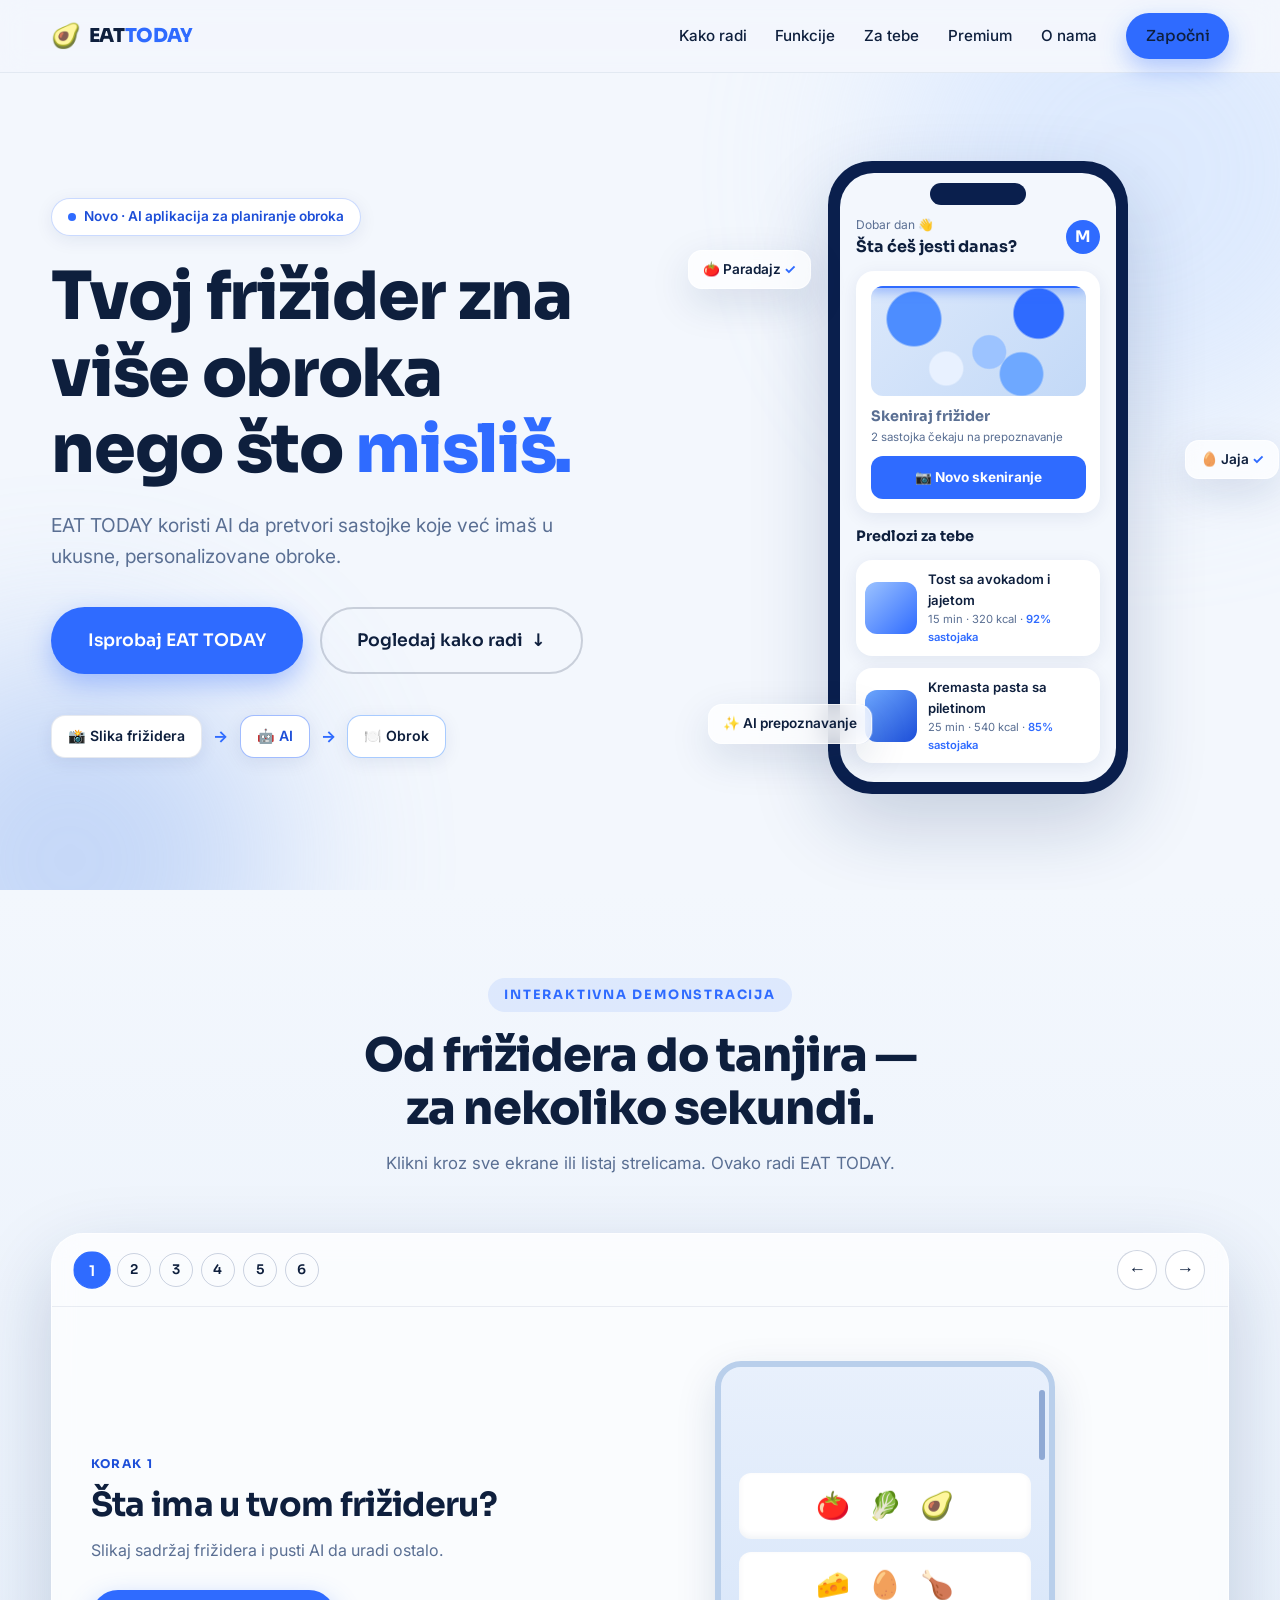
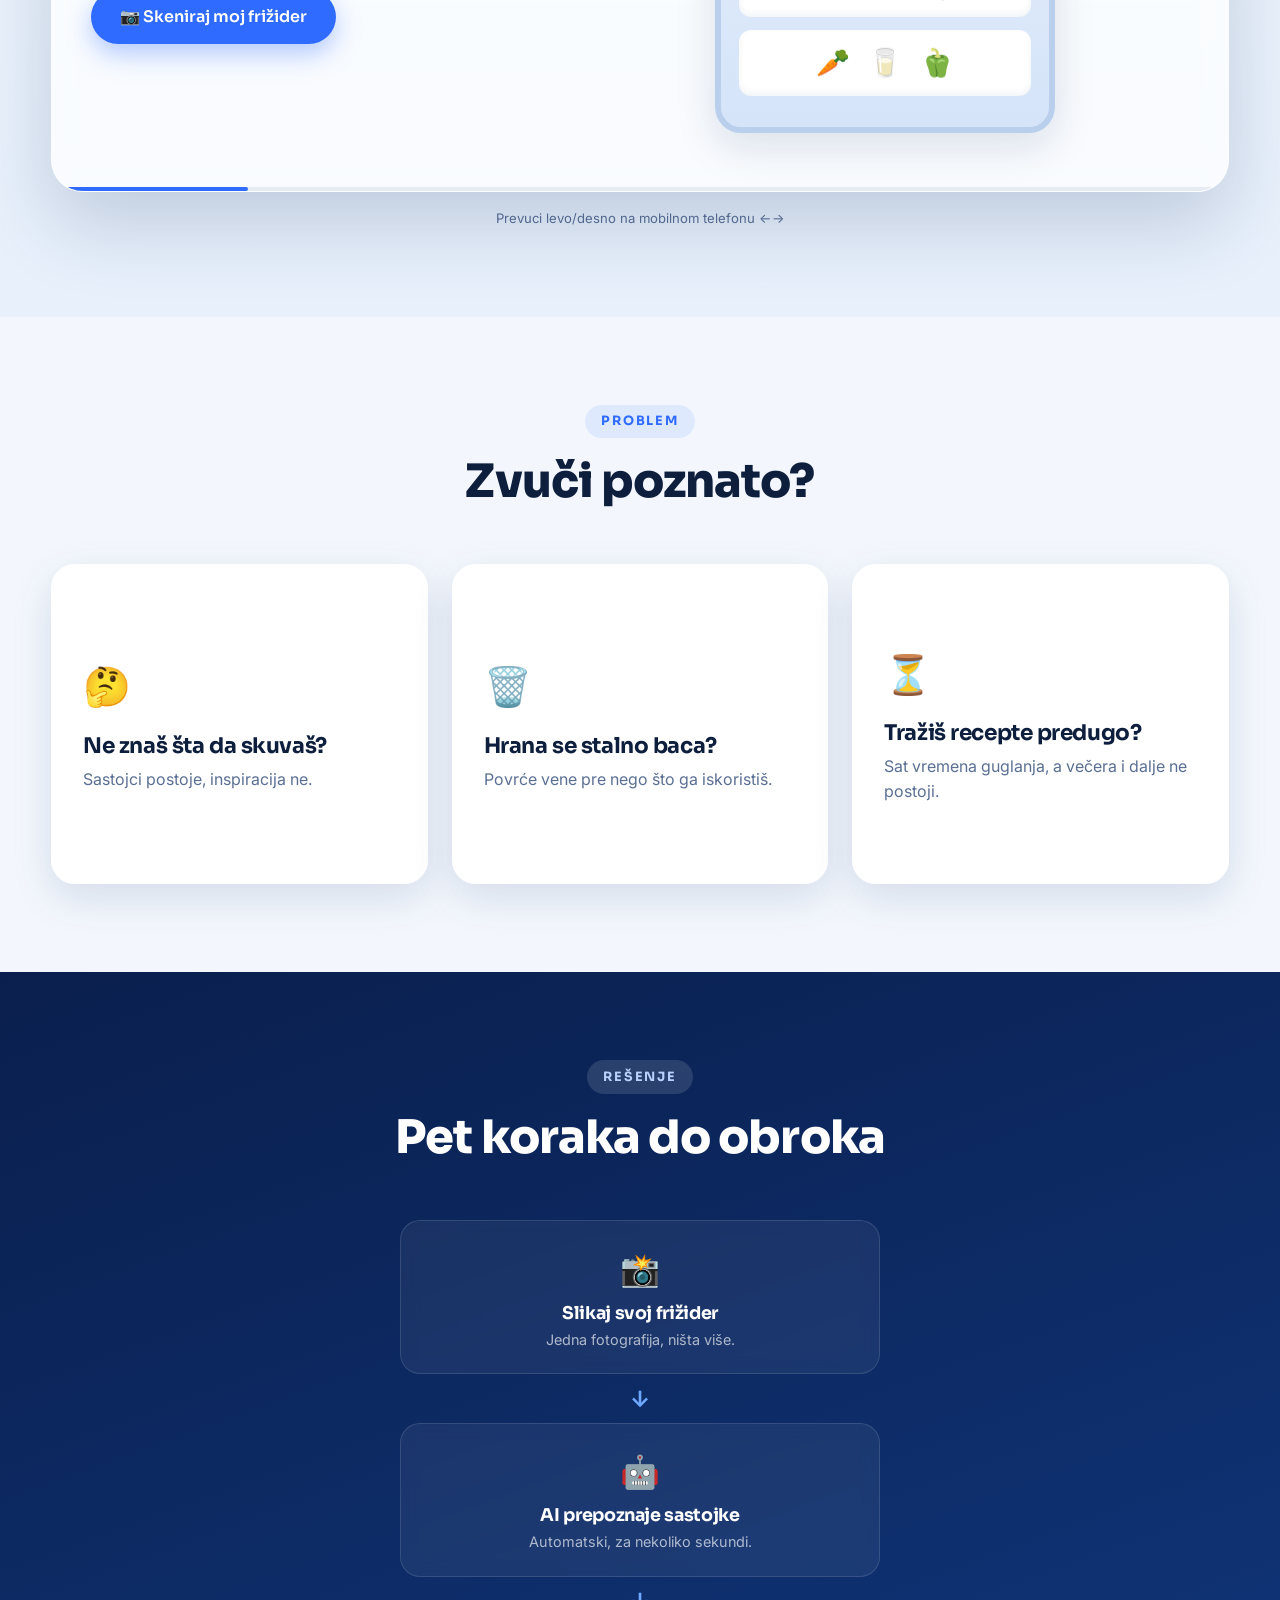
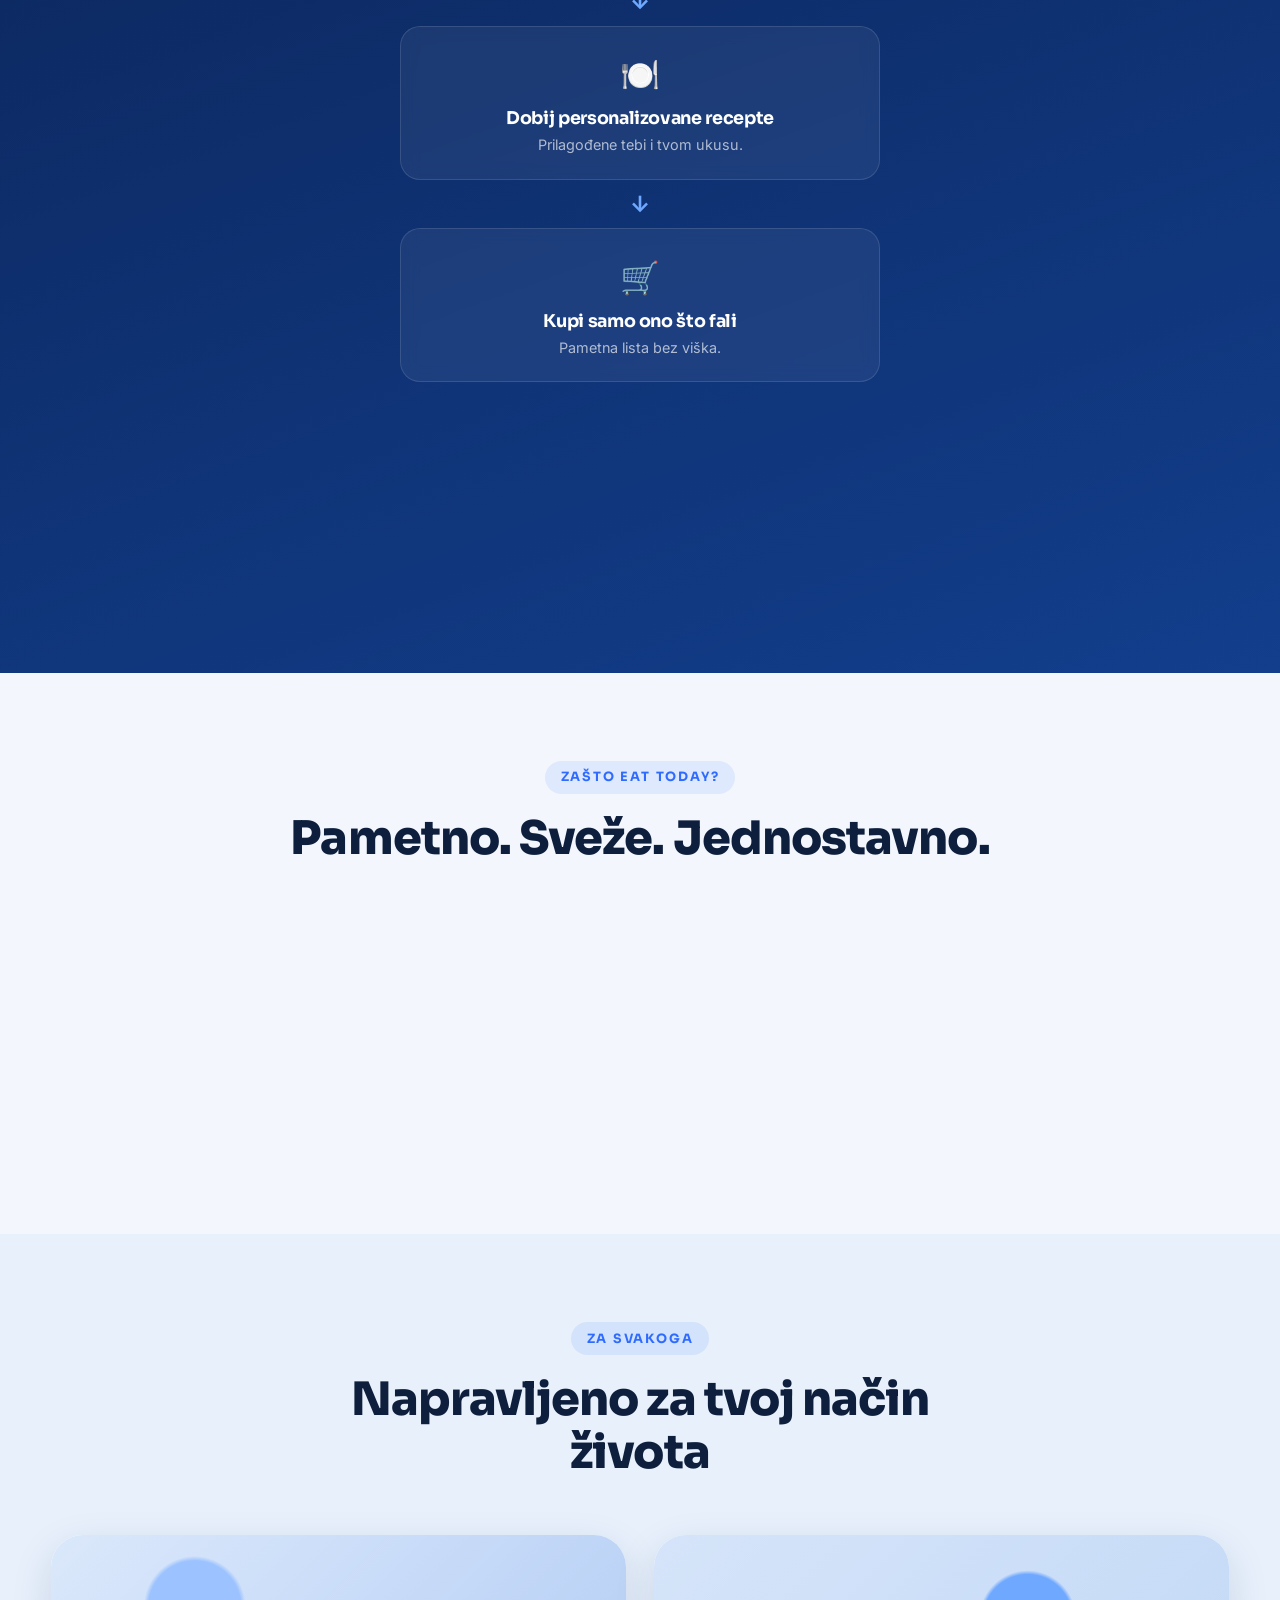
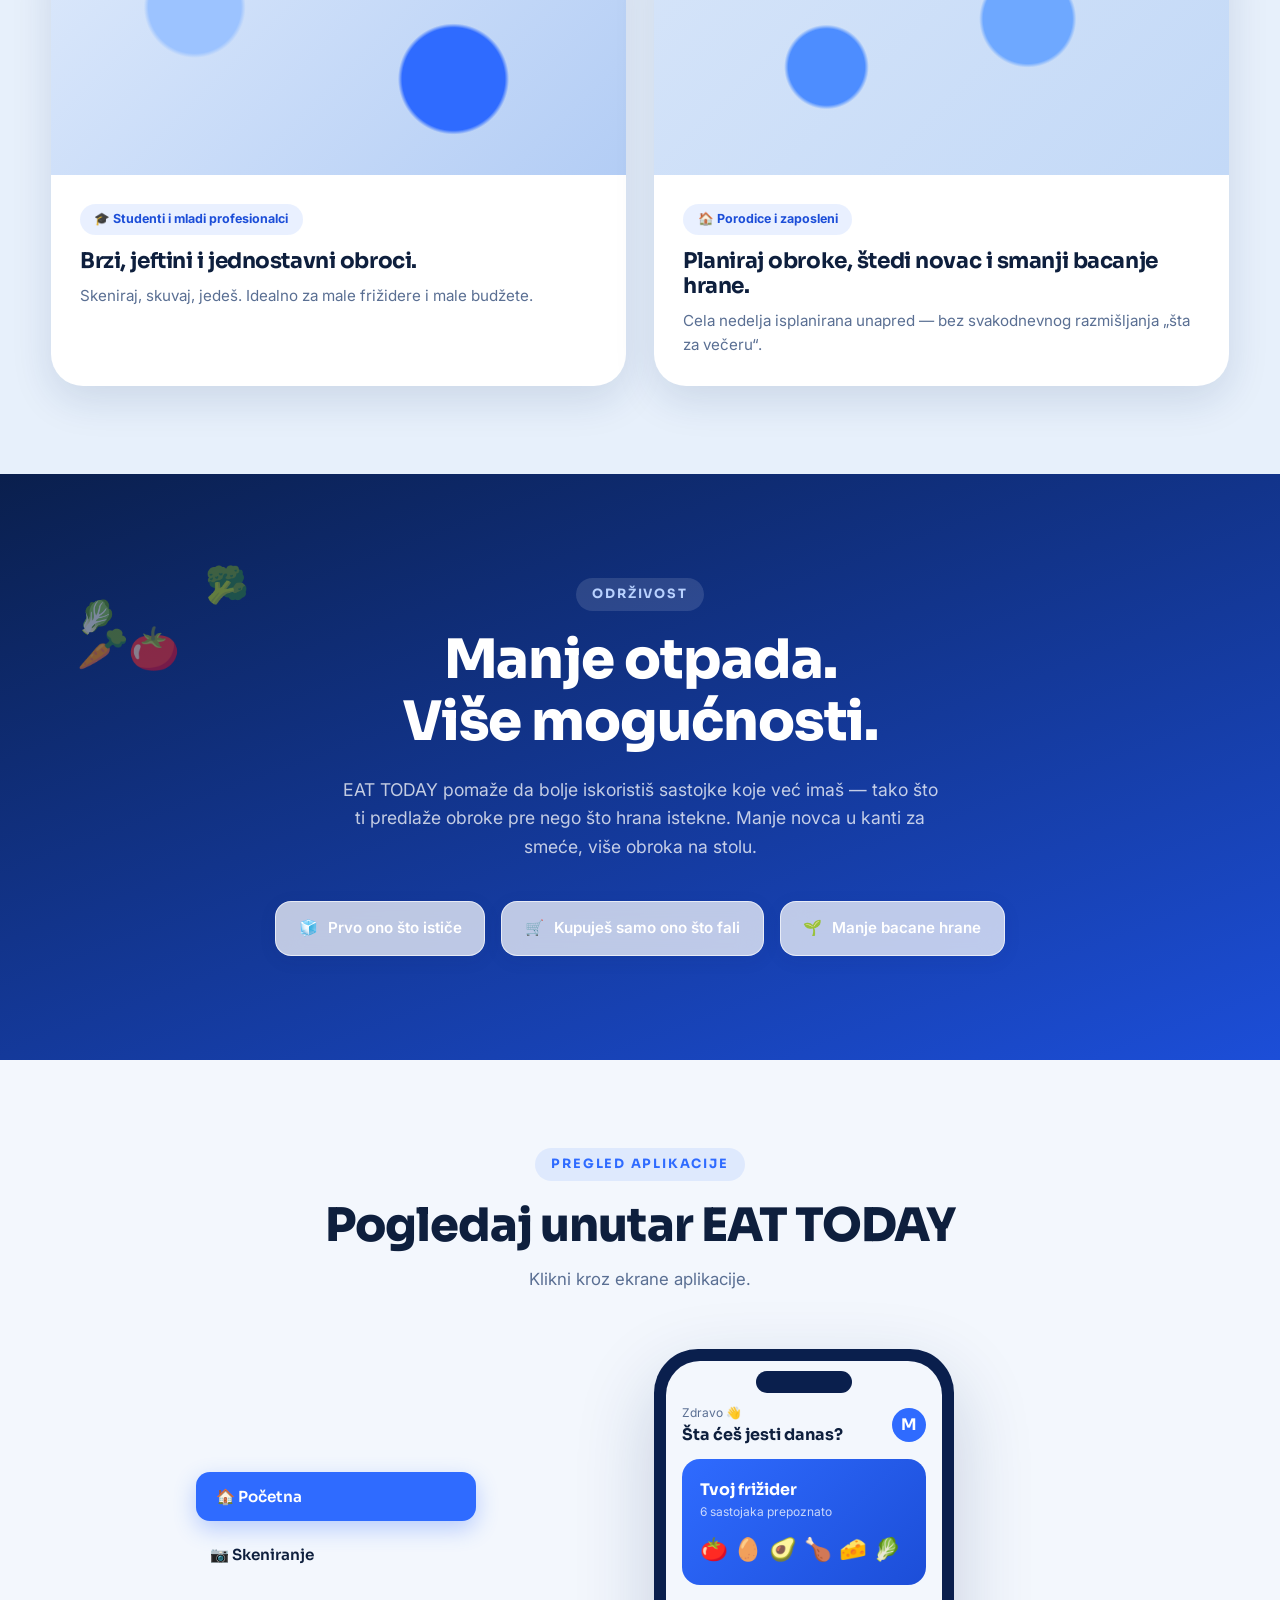
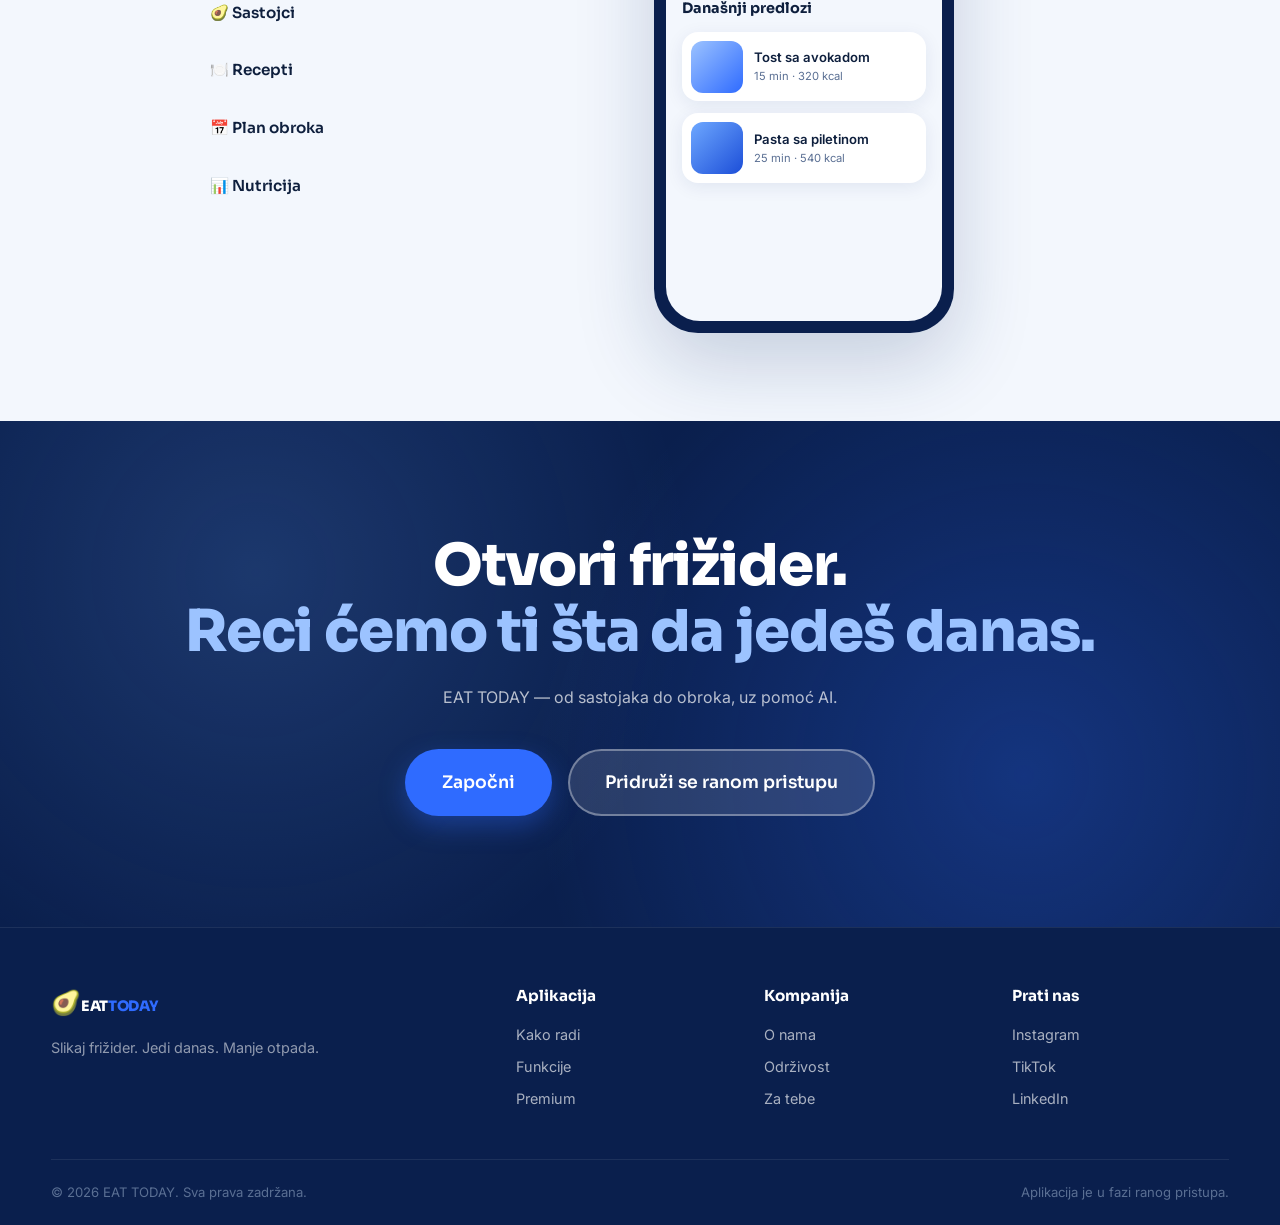
<file: index.html>
<!DOCTYPE html>
<html lang="sr">
<head>
<meta charset="UTF-8">
<meta name="viewport" content="width=device-width, initial-scale=1.0">
<title>EAT TODAY — Tvoj frižider zna šta ćeš jesti danas</title>
<meta name="description" content="EAT TODAY koristi AI da pretvori sastojke koje već imaš u ukusne, personalizovane obroke. Slikaj frižider — AI prepoznaje — jedeš danas.">
<link rel="preconnect" href="https://fonts.googleapis.com">
<link rel="preconnect" href="https://fonts.gstatic.com" crossorigin>
<link href="https://fonts.googleapis.com/css2?family=Sora:wght@400;500;600;700;800&family=Inter:wght@400;500;600;700&display=swap" rel="stylesheet">
<link rel="stylesheet" href="styles.css">
<link rel="icon" href="data:image/svg+xml,<svg xmlns='http://www.w3.org/2000/svg' viewBox='0 0 100 100'><text y='.9em' font-size='90'>🥑</text></svg>">
</head>
<body>

<!-- NAVBAR -->
<header class="navbar" id="navbar">
  <div class="nav-inner container">
    <a href="index.html" class="logo" aria-label="EAT TODAY — početna">
      <span class="logo-mark">🥑</span>
      <span class="logo-text">EAT<em>TODAY</em></span>
    </a>
    <nav class="nav-links" id="navLinks" aria-label="Glavna navigacija">
      <a href="#demo">Kako radi</a>
      <a href="#why">Funkcije</a>
      <a href="#for-you">Za tebe</a>
      <a href="premium.html">Premium</a>
      <a href="about.html">O nama</a>
      <a href="#final-cta" class="btn btn-primary btn-sm nav-cta">Započni</a>
    </nav>
    <button class="hamburger" id="hamburger" aria-label="Otvori meni" aria-expanded="false">
      <span></span><span></span><span></span>
    </button>
  </div>
</header>

<!-- 1. HERO -->
<section class="hero" id="hero">
  <div class="hero-bg-blob blob-1"></div>
  <div class="hero-bg-blob blob-2"></div>
  <div class="container hero-grid">
    <div class="hero-copy">
      <div class="hero-badge reveal">
        <span class="pulse-dot"></span> Novo · AI aplikacija za planiranje obroka
      </div>
      <h1 class="reveal delay-1">Tvoj frižider zna više obroka<br>nego što&nbsp;<span class="highlight">misliš.</span></h1>
      <p class="hero-sub reveal delay-2">EAT TODAY koristi AI da pretvori sastojke koje već imaš u ukusne, personalizovane obroke.</p>
      <div class="hero-ctas reveal delay-3">
        <a href="#final-cta" class="btn btn-primary btn-lg">Isprobaj EAT TODAY</a>
        <a href="#demo" class="btn btn-ghost btn-lg">Pogledaj kako radi <span class="arrow">↓</span></a>
      </div>
      <div class="hero-flow reveal delay-4" aria-label="Kako to funkcioniše">
        <div class="flow-chip">📸 Slika frižidera</div>
        <span class="flow-arrow">→</span>
        <div class="flow-chip flow-chip-ai">🤖 AI</div>
        <span class="flow-arrow">→</span>
        <div class="flow-chip flow-chip-meal">🍽️ Obrok</div>
      </div>
    </div>
    <div class="hero-phone-wrap reveal delay-2">
      <div class="phone">
        <div class="phone-notch"></div>
        <div class="phone-screen">
          <div class="app-header">
            <div>
              <p class="app-greet">Dobar dan 👋</p>
              <p class="app-question">Šta ćeš jesti danas?</p>
            </div>
            <div class="app-avatar">M</div>
          </div>
          <div class="app-scan-card">
            <div class="scan-preview">
              <div class="scan-img"></div>
              <div class="scan-line"></div>
            </div>
            <p class="scan-label">Skeniraj frižider</p>
            <p class="scan-sub">2 sastojka čekaju na prepoznavanje</p>
            <div class="scan-btn">📷 Novo skeniranje</div>
          </div>
          <p class="app-section-title">Predlozi za tebe</p>
          <div class="app-recipe-mini">
            <div class="app-recipe-thumb thumb-1"></div>
            <div class="app-recipe-info">
              <p class="app-recipe-name">Tost sa avokadom i jajetom</p>
              <p class="app-recipe-meta">15 min · 320 kcal · <span class="match">92% sastojaka</span></p>
            </div>
          </div>
          <div class="app-recipe-mini">
            <div class="app-recipe-thumb thumb-2"></div>
            <div class="app-recipe-info">
              <p class="app-recipe-name">Kremasta pasta sa piletinom</p>
              <p class="app-recipe-meta">25 min · 540 kcal · <span class="match">85% sastojaka</span></p>
            </div>
          </div>
        </div>
      </div>
      <div class="float-tag tag-a glass">🍅 Paradajz <b>✓</b></div>
      <div class="float-tag tag-b glass">🥚 Jaja <b>✓</b></div>
      <div class="float-tag tag-c glass">✨ AI prepoznavanje</div>
    </div>
  </div>
</section>

<!-- 2. INTERACTIVE DEMO -->
<section class="demo" id="demo">
  <div class="container">
    <div class="section-head">
      <span class="kicker">Interaktivna demonstracija</span>
      <h2>Od frižidera do tanjira —<br>za nekoliko sekundi.</h2>
      <p>Klikni kroz sve ekrane ili listaj strelicama. Ovako radi EAT TODAY.</p>
    </div>

    <div class="demo-shell glass" id="demoShell">
      <div class="demo-topbar">
        <div class="demo-dots" id="demoDots" role="tablist" aria-label="Ekrani demonstracije">
          <button class="demo-dot active" data-screen="0" role="tab" aria-selected="true" aria-label="Ekran 1 — Tvoj frižider">1</button>
          <button class="demo-dot" data-screen="1" role="tab" aria-selected="false" aria-label="Ekran 2 — AI prepoznavanje">2</button>
          <button class="demo-dot" data-screen="2" role="tab" aria-selected="false" aria-label="Ekran 3 — Tvoj obrok">3</button>
          <button class="demo-dot" data-screen="3" role="tab" aria-selected="false" aria-label="Ekran 4 — Nedeljni plan">4</button>
          <button class="demo-dot" data-screen="4" role="tab" aria-selected="false" aria-label="Ekran 5 — Pametna lista">5</button>
          <button class="demo-dot" data-screen="5" role="tab" aria-selected="false" aria-label="Ekran 6 — Nutricija">6</button>
        </div>
        <div class="demo-arrows">
          <button class="demo-arrow" id="demoPrev" aria-label="Prethodni ekran">←</button>
          <button class="demo-arrow" id="demoNext" aria-label="Sledeći ekran">→</button>
        </div>
      </div>

      <div class="demo-stage" id="demoStage">

        <!-- SCREEN 1 -->
        <div class="demo-screen active" data-screen="0">
          <div class="demo-grid">
            <div class="demo-copy">
              <span class="screen-step">Korak 1</span>
              <h3>Šta ima u tvom frižideru?</h3>
              <p>Slikaj sadržaj frižidera i pusti AI da uradi ostalo.</p>
              <button class="btn btn-primary" id="scanBtn">📷 Skeniraj moj frižider</button>
            </div>
            <div class="demo-visual">
              <div class="fridge">
                <div class="fridge-door">
                  <div class="fridge-handle"></div>
                  <div class="fridge-shelf">
                    <span class="food-item" style="--d:0s">🍅</span><span class="food-item" style="--d:.1s">🥬</span><span class="food-item" style="--d:.2s">🥑</span>
                  </div>
                  <div class="fridge-shelf">
                    <span class="food-item" style="--d:.3s">🧀</span><span class="food-item" style="--d:.4s">🥚</span><span class="food-item" style="--d:.5s">🍗</span>
                  </div>
                  <div class="fridge-shelf">
                    <span class="food-item" style="--d:.6s">🥕</span><span class="food-item" style="--d:.7s">🥛</span><span class="food-item" style="--d:.8s">🫑</span>
                  </div>
                </div>
                <div class="scan-beam" id="scanBeam"></div>
              </div>
            </div>
          </div>
        </div>

        <!-- SCREEN 2 -->
        <div class="demo-screen" data-screen="1">
          <div class="demo-grid">
            <div class="demo-copy">
              <span class="screen-step">Korak 2</span>
              <h3>AI zna šta je unutra.</h3>
              <p>Tvoji sastojci su automatski prepoznati za nekoliko sekundi. Bez kucanja, bez listi.</p>
              <div class="ai-status glass"><span class="ai-spinner"></span> Analiza slike u toku… <b>98%</b></div>
            </div>
            <div class="demo-visual">
              <div class="scan-frame">
                <div class="scan-photo"></div>
                <div class="scan-corners"><i></i><i></i><i></i><i></i></div>
                <div class="scan-laser"></div>
                <div class="tag tag-1" style="--d:.2s">🍅 Paradajz</div>
                <div class="tag tag-2" style="--d:.5s">🥚 Jaja</div>
                <div class="tag tag-3" style="--d:.8s">🥑 Avokado</div>
                <div class="tag tag-4" style="--d:1.1s">🍗 Piletina</div>
                <div class="tag tag-5" style="--d:1.4s">🧀 Sir</div>
                <div class="tag tag-6" style="--d:1.7s">🥬 Spanać</div>
              </div>
            </div>
          </div>
        </div>

        <!-- SCREEN 3 -->
        <div class="demo-screen" data-screen="2">
          <div class="demo-grid">
            <div class="demo-copy">
              <span class="screen-step">Korak 3</span>
              <h3>Sada napravimo nešto ukusno.</h3>
              <p>Na osnovu tvojih sastojaka, AI predlaže recepte koje možeš odmah da spremiti.</p>
            </div>
            <div class="demo-visual demo-visual-wide">
              <div class="recipe-cards">
                <article class="recipe-card">
                  <div class="recipe-img img-pasta"></div>
                  <div class="recipe-body">
                    <h4>Kremasta pasta sa piletinom</h4>
                    <div class="recipe-meta"><span>⏱ 25 min</span><span>🔥 540 kcal</span><span>📊 Srednje</span></div>
                    <p class="recipe-ing"><b class="ok">✓ Imaš:</b> piletina, parmezan, spanać</p>
                    <p class="recipe-ing"><b class="miss">✗ Fali:</b> pavlaka</p>
                    <button class="btn btn-outline btn-sm">Pogledaj recept</button>
                  </div>
                </article>
                <article class="recipe-card">
                  <div class="recipe-img img-toast"></div>
                  <div class="recipe-body">
                    <h4>Tost sa avokadom i jajetom</h4>
                    <div class="recipe-meta"><span>⏱ 15 min</span><span>🔥 320 kcal</span><span>📊 Lako</span></div>
                    <p class="recipe-ing"><b class="ok">✓ Imaš:</b> avokado, jaja, hleb</p>
                    <p class="recipe-ing"><b class="ok2">✓ Sve imaš!</b></p>
                    <button class="btn btn-outline btn-sm">Pogledaj recept</button>
                  </div>
                </article>
                <article class="recipe-card">
                  <div class="recipe-img img-bowl"></div>
                  <div class="recipe-body">
                    <h4>Mediteranska činija sa piletinom</h4>
                    <div class="recipe-meta"><span>⏱ 30 min</span><span>🔥 460 kcal</span><span>📊 Srednje</span></div>
                    <p class="recipe-ing"><b class="ok">✓ Imaš:</b> piletina, paradajz, avokado</p>
                    <p class="recipe-ing"><b class="miss">✗ Fali:</b> masline</p>
                    <button class="btn btn-outline btn-sm">Pogledaj recept</button>
                  </div>
                </article>
              </div>
            </div>
          </div>
        </div>

        <!-- SCREEN 4 -->
        <div class="demo-screen" data-screen="3">
          <div class="demo-grid">
            <div class="demo-copy">
              <span class="screen-step">Korak 4</span>
              <h3>Tvoja nedelja. Planirana.</h3>
              <p>EAT TODAY sastavlja ceo nedeljni plan obroka — doručak, ručak i večera, balansirano i bez trošenja vremena.</p>
            </div>
            <div class="demo-visual demo-visual-wide">
              <div class="week-plan">
                <div class="week-row week-head"><span>Dan</span><span>🌅 Doručak</span><span>☀️ Ručak</span><span>🌙 Večera</span><span>Kcal</span></div>
                <div class="week-row"><span class="day">Pon</span><span>Ovsena kaša</span><span>Piletina salata</span><span>Pasta</span><span>1.540</span></div>
                <div class="week-row"><span class="day">Uto</span><span>Jogurt + voće</span><span>Tost avokado</span><span>Riža sa povrćem</span><span>1.480</span></div>
                <div class="week-row highlight-row"><span class="day">Sre</span><span>Omlet</span><span>Mediteranska činija</span><span>Krem supa</span><span>1.610</span></div>
                <div class="week-row"><span class="day">Čet</span><span>Smoothie bowl</span><span>Wrap sa piletinom</span><span>Losos + spanać</span><span>1.570</span></div>
                <div class="week-row"><span class="day">Pet</span><span>Tost + jaje</span><span>Pasta sa spanaćem</span><span>Piletina na žaru</span><span>1.520</span></div>
                <div class="week-row"><span class="day">Sub</span><span>Palačinke</span><span>Gril povrće + sir</span><span>Čorba + hleb</span><span>1.650</span></div>
                <div class="week-row"><span class="day">Ned</span><span>Jaja na oko</span><span>Piletina + riža</span><span>Salata sa tunom</span><span>1.490</span></div>
              </div>
            </div>
          </div>
        </div>

        <!-- SCREEN 5 -->
        <div class="demo-screen" data-screen="4">
          <div class="demo-grid">
            <div class="demo-copy">
              <span class="screen-step">Korak 5</span>
              <h3>Kupuj samo ono što ti treba.</h3>
              <p>EAT TODAY upoređuje tvoje sastojke sa izabranim receptima i pravi pametnu listu za kupovinu. Ništa viška, ništa manjka.</p>
            </div>
            <div class="demo-visual">
              <div class="shopping-card glass">
                <div class="shop-head">🛒 Lista za kupovinu <span class="shop-badge">4 proizvoda</span></div>
                <label class="shop-item"><input type="checkbox" checked> <span>🥛 Mleko</span> <em>za pastu</em></label>
                <label class="shop-item"><input type="checkbox"> <span>🍚 Pirinač</span> <em>za činiju</em></label>
                <label class="shop-item"><input type="checkbox"> <span>🫒 Maslinovo ulje</span> <em>za salatu</em></label>
                <label class="shop-item"><input type="checkbox" checked> <span>🧀 Parmezan</span> <em>za pastu</em></label>
                <div class="shop-foot">💡 Sve ostalo već imaš u frižideru</div>
              </div>
            </div>
          </div>
        </div>

        <!-- SCREEN 6 -->
        <div class="demo-screen" data-screen="5">
          <div class="demo-grid">
            <div class="demo-copy">
              <span class="screen-step">Korak 6</span>
              <h3>Jedi pametnije, ne teže.</h3>
              <p>Svaki obrok i ceo dan praćeni su kroz pregledan nutricionistički prikaz. Bez tablica i računanja.</p>
            </div>
            <div class="demo-visual">
              <div class="nutrition-card glass">
                <div class="nutrition-top">
                  <div class="score-ring">
                    <svg viewBox="0 0 120 120">
                      <circle class="ring-bg" cx="60" cy="60" r="52"/>
                      <circle class="ring-fg" cx="60" cy="60" r="52" id="scoreRing"/>
                    </svg>
                    <div class="ring-label"><b>8.6</b><span>nutri skor</span></div>
                  </div>
                  <div class="cal-block">
                    <p class="cal-num"><span class="counter" data-target="1840">0</span></p>
                    <p class="cal-lab">kcal danas</p>
                  </div>
                </div>
                <div class="macro">
                  <div class="macro-row"><span>🥩 Proteini</span><div class="bar"><i data-w="72%" style="--w:72%"></i></div><b>112 g</b></div>
                  <div class="macro-row"><span>🌾 Ugljeni hidrati</span><div class="bar"><i class="bar-y" data-w="58%" style="--w:58%"></i></div><b>190 g</b></div>
                  <div class="macro-row"><span>🥑 Masti</span><div class="bar"><i class="bar-o" data-w="45%" style="--w:45%"></i></div><b>64 g</b></div>
                </div>
              </div>
            </div>
          </div>
        </div>

      </div>
      <div class="demo-progress"><div class="demo-progress-bar" id="demoProgress"></div></div>
    </div>
    <p class="demo-hint">Prevuci levo/desno na mobilnom telefonu ←→</p>
  </div>
</section>

<!-- 3. PROBLEM -->
<section class="problem" id="problem">
  <div class="container">
    <div class="section-head">
      <span class="kicker">Problem</span>
      <h2>Zvuči poznato?</h2>
    </div>
    <div class="problem-grid">
      <div class="problem-card reveal">
        <div class="problem-face">
          <span class="problem-emoji">🤔</span>
          <h3>Ne znaš šta da skuvaš?</h3>
          <p>Sastojci postoje, inspiracija ne.</p>
        </div>
        <div class="solution-face">
          <span class="problem-emoji">✨</span>
          <h3>AI ti predlaže obroke</h3>
          <p>Na osnovu onoga što već imaš — za nekoliko sekundi.</p>
        </div>
      </div>
      <div class="problem-card reveal delay-1">
        <div class="problem-face">
          <span class="problem-emoji">🗑️</span>
          <h3>Hrana se stalno baca?</h3>
          <p>Povrće vene pre nego što ga iskoristiš.</p>
        </div>
        <div class="solution-face">
          <span class="problem-emoji">🌱</span>
          <h3>Prvo koristiš ono što imaš</h3>
          <p>Recepti su pravljeni oko tvojih sastojaka — manje otpada.</p>
        </div>
      </div>
      <div class="problem-card reveal delay-2">
        <div class="problem-face">
          <span class="problem-emoji">⏳</span>
          <h3>Tražiš recepte predugo?</h3>
          <p>Sat vremena guglanja, a večera i dalje ne postoji.</p>
        </div>
        <div class="solution-face">
          <span class="problem-emoji">⚡</span>
          <h3>Jedna slika je dovoljna</h3>
          <p>Bez kucanja sastojaka i beskrajnog skrolovanja.</p>
        </div>
      </div>
    </div>
  </div>
</section>

<!-- 4. SOLUTION FLOW -->
<section class="solution" id="solution">
  <div class="container">
    <div class="section-head">
      <span class="kicker">Rešenje</span>
      <h2>Pet koraka do obroka</h2>
    </div>
    <div class="flow-steps">
      <div class="flow-step reveal"><div class="flow-icon">📸</div><h4>Slikaj svoj frižider</h4><p>Jedna fotografija, ništa više.</p></div>
      <div class="flow-connector reveal">↓</div>
      <div class="flow-step reveal delay-1"><div class="flow-icon">🤖</div><h4>AI prepoznaje sastojke</h4><p>Automatski, za nekoliko sekundi.</p></div>
      <div class="flow-connector reveal delay-1">↓</div>
      <div class="flow-step reveal delay-2"><div class="flow-icon">🍽️</div><h4>Dobij personalizovane recepte</h4><p>Prilagođene tebi i tvom ukusu.</p></div>
      <div class="flow-connector reveal delay-2">↓</div>
      <div class="flow-step reveal delay-3"><div class="flow-icon">🛒</div><h4>Kupi samo ono što fali</h4><p>Pametna lista bez viška.</p></div>
      <div class="flow-connector reveal delay-3">↓</div>
      <div class="flow-step flow-step-final reveal delay-4"><div class="flow-icon">🌱</div><h4>Manje bacaš hranu</h4><p>Više koristiš ono što već imaš.</p></div>
    </div>
  </div>
</section>

<!-- 5. WHY / FEATURES -->
<section class="why" id="why">
  <div class="container">
    <div class="section-head">
      <span class="kicker">Zašto EAT TODAY?</span>
      <h2>Pametno. Sveže. Jednostavno.</h2>
    </div>
    <div class="why-grid">
      <div class="why-card reveal">
        <div class="why-icon">🤖</div>
        <h3>Pokreće ga AI</h3>
        <p>Prepoznaje sastojke iz obične fotografije frižidera.</p>
      </div>
      <div class="why-card reveal delay-1">
        <div class="why-icon">🌱</div>
        <h3>Manje otpada</h3>
        <p>Koristi ono što već imaš, umesto da baciš hranu.</p>
      </div>
      <div class="why-card reveal delay-2">
        <div class="why-icon">🎯</div>
        <h3>Personalizovano</h3>
        <p>Recepti i planovi obroka prilagođeni tvojim ciljevima.</p>
      </div>
      <div class="why-card reveal delay-3">
        <div class="why-icon">⚡</div>
        <h3>Jednostavno</h3>
        <p>Bez kucanja sastojaka i beskrajnog traženja recepata.</p>
      </div>
    </div>
  </div>
</section>

<!-- 6. FOR YOU -->
<section class="for-you" id="for-you">
  <div class="container">
    <div class="section-head">
      <span class="kicker">Za svakoga</span>
      <h2>Napravljeno za tvoj način života</h2>
    </div>
    <div class="audience-grid">
      <div class="audience reveal">
        <div class="audience-img img-students" role="img" aria-label="Studenti spremaju obrok"></div>
        <div class="audience-body">
          <span class="audience-tag">🎓 Studenti i mladi profesionalci</span>
          <h3>Brzi, jeftini i jednostavni obroci.</h3>
          <p>Skeniraj, skuvaj, jedeš. Idealno za male frižidere i male budžete.</p>
        </div>
      </div>
      <div class="audience reveal delay-1">
        <div class="audience-img img-families" role="img" aria-label="Porodica za trpezom"></div>
        <div class="audience-body">
          <span class="audience-tag">🏠 Porodice i zaposleni</span>
          <h3>Planiraj obroke, štedi novac i smanji bacanje hrane.</h3>
          <p>Cela nedelja isplanirana unapred — bez svakodnevnog razmišljanja „šta za večeru“.</p>
        </div>
      </div>
    </div>
  </div>
</section>

<!-- 7. SUSTAINABILITY -->
<section class="sustain" id="sustainability">
  <div class="sustain-float">🥕</div>
  <div class="sustain-float f2">🥬</div>
  <div class="sustain-float f3">🍅</div>
  <div class="sustain-float f4">🥦</div>
  <div class="container sustain-inner">
    <span class="kicker kicker-light">Održivost</span>
    <h2>Manje otpada.<br>Više mogućnosti.</h2>
    <p class="sustain-text">EAT TODAY pomaže da bolje iskoristiš sastojke koje već imaš — tako što ti predlaže obroke pre nego što hrana istekne. Manje novca u kanti za smeće, više obroka na stolu.</p>
    <div class="sustain-chips">
      <div class="sustain-chip glass reveal"><b>🧊</b> Prvo ono što ističe</div>
      <div class="sustain-chip glass reveal delay-1"><b>🛒</b> Kupuješ samo ono što fali</div>
      <div class="sustain-chip glass reveal delay-2"><b>🌱</b> Manje bacane hrane</div>
    </div>
  </div>
</section>

<!-- 8. APP PREVIEW -->
<section class="preview" id="preview">
  <div class="container">
    <div class="section-head">
      <span class="kicker">Pregled aplikacije</span>
      <h2>Pogledaj unutar EAT TODAY</h2>
      <p>Klikni kroz ekrane aplikacije.</p>
    </div>
    <div class="preview-grid">
      <div class="preview-tabs" id="previewTabs">
        <button class="preview-tab active" data-app="home">🏠 Početna</button>
        <button class="preview-tab" data-app="scanner">📷 Skeniranje</button>
        <button class="preview-tab" data-app="ingredients">🥑 Sastojci</button>
        <button class="preview-tab" data-app="recipes">🍽️ Recepti</button>
        <button class="preview-tab" data-app="plan">📅 Plan obroka</button>
        <button class="preview-tab" data-app="nutrition">📊 Nutricija</button>
      </div>
      <div class="preview-phone">
        <div class="phone">
          <div class="phone-notch"></div>
          <div class="phone-screen">
            <!-- Home -->
            <div class="app-view active" data-app="home">
              <div class="app-header">
                <div><p class="app-greet">Zdravo 👋</p><p class="app-question">Šta ćeš jesti danas?</p></div>
                <div class="app-avatar">M</div>
              </div>
              <div class="app-big-card">
                <p class="app-big-title">Tvoj frižider</p>
                <p class="app-big-sub">6 sastojaka prepoznato</p>
                <div class="app-big-row"><span>🍅</span><span>🥚</span><span>🥑</span><span>🍗</span><span>🧀</span><span>🥬</span></div>
              </div>
              <p class="app-section-title">Današnji predlozi</p>
              <div class="app-recipe-mini"><div class="app-recipe-thumb thumb-1"></div><div><p class="app-recipe-name">Tost sa avokadom</p><p class="app-recipe-meta">15 min · 320 kcal</p></div></div>
              <div class="app-recipe-mini"><div class="app-recipe-thumb thumb-2"></div><div><p class="app-recipe-name">Pasta sa piletinom</p><p class="app-recipe-meta">25 min · 540 kcal</p></div></div>
            </div>
            <!-- Scanner -->
            <div class="app-view" data-app="scanner">
              <div class="app-scan-view">
                <div class="app-scan-frame">
                  <div class="scan-img"></div>
                  <div class="scan-line"></div>
                  <div class="scan-corners"><i></i><i></i><i></i><i></i></div>
                </div>
                <p class="app-big-title">Usmeri kameru ka frižideru</p>
                <p class="app-big-sub">AI prepoznaje sastojke automatski</p>
                <div class="scan-btn">📷 Otvori kameru</div>
              </div>
            </div>
            <!-- Ingredients -->
            <div class="app-view" data-app="ingredients">
              <p class="app-section-title big">Tvoji sastojci</p>
              <p class="app-big-sub">Skenirano pre 2 sata</p>
              <div class="ing-grid">
                <div class="ing-item">🍅<span>Paradajz</span><em>2 dana</em></div>
                <div class="ing-item">🥚<span>Jaja</span><em>5 dana</em></div>
                <div class="ing-item">🥑<span>Avokado</span><em>1 dan</em></div>
                <div class="ing-item">🍗<span>Piletina</span><em>3 dana</em></div>
                <div class="ing-item">🧀<span>Sir</span><em>7 dana</em></div>
                <div class="ing-item warn">🥬<span>Spanać</span><em>danas</em></div>
              </div>
              <div class="scan-btn ghost">＋ Dodaj ručno</div>
            </div>
            <!-- Recipes -->
            <div class="app-view" data-app="recipes">
              <p class="app-section-title big">Recepti za tebe</p>
              <div class="app-recipe-card"><div class="app-recipe-thumb thumb-2 tall"></div><div class="app-recipe-body"><p class="app-recipe-name">Kremasta pasta sa piletinom</p><p class="app-recipe-meta">25 min · 540 kcal · Srednje</p></div></div>
              <div class="app-recipe-card"><div class="app-recipe-thumb thumb-1 tall"></div><div class="app-recipe-body"><p class="app-recipe-name">Tost sa avokadom i jajetom</p><p class="app-recipe-meta">15 min · 320 kcal · Lako</p></div></div>
              <div class="app-recipe-card"><div class="app-recipe-thumb thumb-3 tall"></div><div class="app-recipe-body"><p class="app-recipe-name">Mediteranska činija</p><p class="app-recipe-meta">30 min · 460 kcal · Srednje</p></div></div>
            </div>
            <!-- Plan -->
            <div class="app-view" data-app="plan">
              <p class="app-section-title big">Nedeljni plan</p>
              <div class="plan-day"><span class="plan-day-name">Pon</span><div><p class="plan-meal">🌅 Ovsena kaša</p><p class="plan-meal">☀️ Piletina salata</p><p class="plan-meal">🌙 Pasta</p></div><b>1.540</b></div>
              <div class="plan-day"><span class="plan-day-name">Uto</span><div><p class="plan-meal">🌅 Jogurt + voće</p><p class="plan-meal">☀️ Tost avokado</p><p class="plan-meal">🌙 Riža sa povrćem</p></div><b>1.480</b></div>
              <div class="plan-day"><span class="plan-day-name">Sre</span><div><p class="plan-meal">🌅 Omlet</p><p class="plan-meal">☀️ Mediteranska činija</p><p class="plan-meal">🌙 Krem supa</p></div><b>1.610</b></div>
              <div class="plan-day"><span class="plan-day-name">Čet</span><div><p class="plan-meal">🌅 Smoothie bowl</p><p class="plan-meal">☀️ Wrap sa piletinom</p><p class="plan-meal">🌙 Losos + spanać</p></div><b>1.570</b></div>
            </div>
            <!-- Nutrition -->
            <div class="app-view" data-app="nutrition">
              <p class="app-section-title big">Danas</p>
              <div class="app-nutri-ring">
                <svg viewBox="0 0 120 120"><circle class="ring-bg" cx="60" cy="60" r="52"/><circle class="ring-fg" cx="60" cy="60" r="52"/></svg>
                <div class="ring-label"><b>1.840</b><span>od 2.200 kcal</span></div>
              </div>
              <div class="macro">
                <div class="macro-row"><span>Proteini</span><div class="bar"><i data-w="72%" style="--w:72%"></i></div><b>112 g</b></div>
                <div class="macro-row"><span>UH</span><div class="bar"><i class="bar-y" data-w="58%" style="--w:58%"></i></div><b>190 g</b></div>
                <div class="macro-row"><span>Masti</span><div class="bar"><i class="bar-o" data-w="45%" style="--w:45%"></i></div><b>64 g</b></div>
              </div>
            </div>
          </div>
        </div>
      </div>
    </div>
  </div>
</section>

<!-- 9. FINAL CTA -->
<section class="final-cta" id="final-cta">
  <div class="container">
    <h2>Otvori frižider.<br><span class="highlight">Reci ćemo ti šta da jedeš danas.</span></h2>
    <p>EAT TODAY — od sastojaka do obroka, uz pomoć AI.</p>
    <div class="hero-ctas center">
      <a href="#hero" class="btn btn-primary btn-lg">Započni</a>
      <a href="premium.html#rani-pristup" class="btn btn-ghost-light btn-lg">Pridruži se ranom pristupu</a>
    </div>
  </div>
</section>

<!-- FOOTER -->
<footer class="footer">
  <div class="container footer-grid">
    <div>
      <a href="index.html" class="logo"><span class="logo-mark">🥑</span><span class="logo-text">EAT<em>TODAY</em></span></a>
      <p class="footer-tag">Slikaj frižider. Jedi danas. Manje otpada.</p>
    </div>
    <div>
      <p class="footer-title">Aplikacija</p>
      <a href="index.html#demo">Kako radi</a>
      <a href="index.html#why">Funkcije</a>
      <a href="premium.html">Premium</a>
    </div>
    <div>
      <p class="footer-title">Kompanija</p>
      <a href="about.html">O nama</a>
      <a href="index.html#sustainability">Održivost</a>
      <a href="index.html#for-you">Za tebe</a>
    </div>
    <div>
      <p class="footer-title">Prati nas</p>
      <a href="#">Instagram</a>
      <a href="#">TikTok</a>
      <a href="#">LinkedIn</a>
    </div>
  </div>
  <div class="container footer-bottom">
    <p>© 2026 EAT TODAY. Sva prava zadržana.</p>
    <p>Aplikacija je u fazi ranog pristupa.</p>
  </div>
</footer>

<script src="script.js"></script>
</body>
</html>
</file>
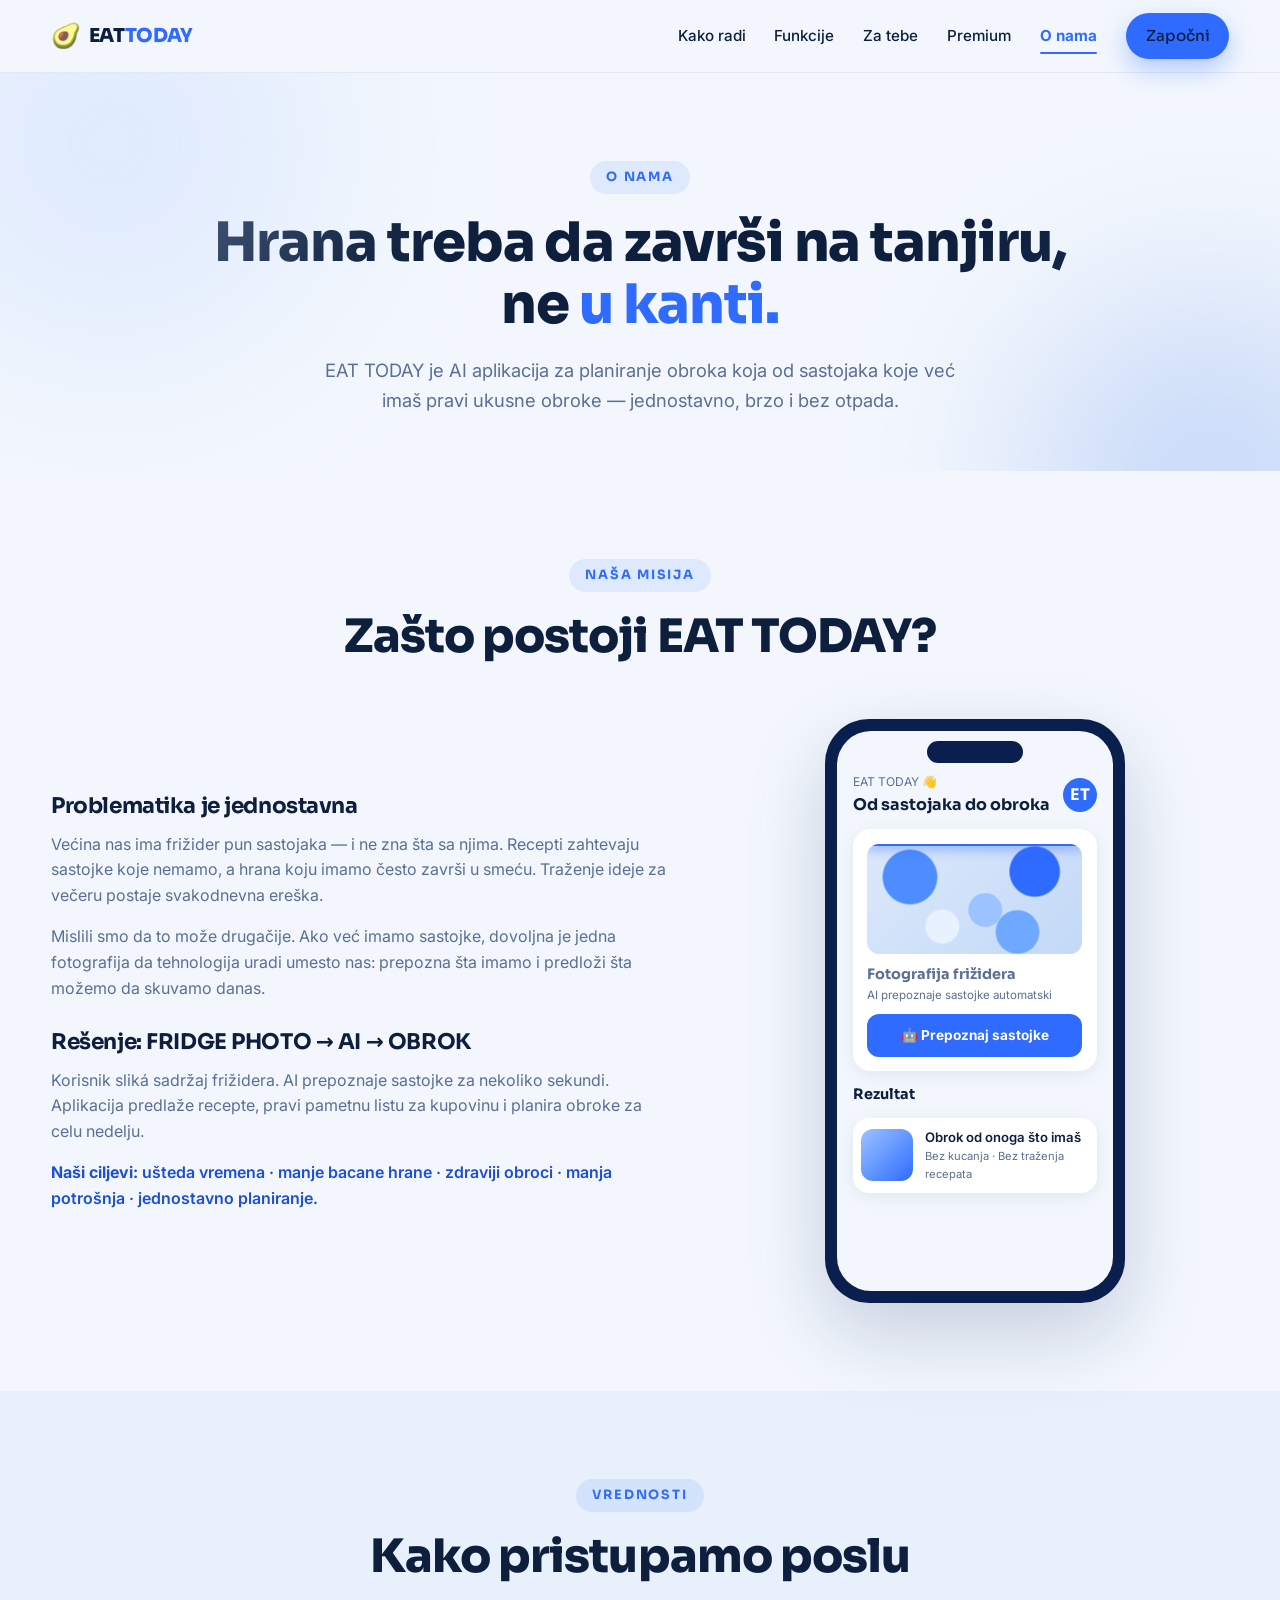
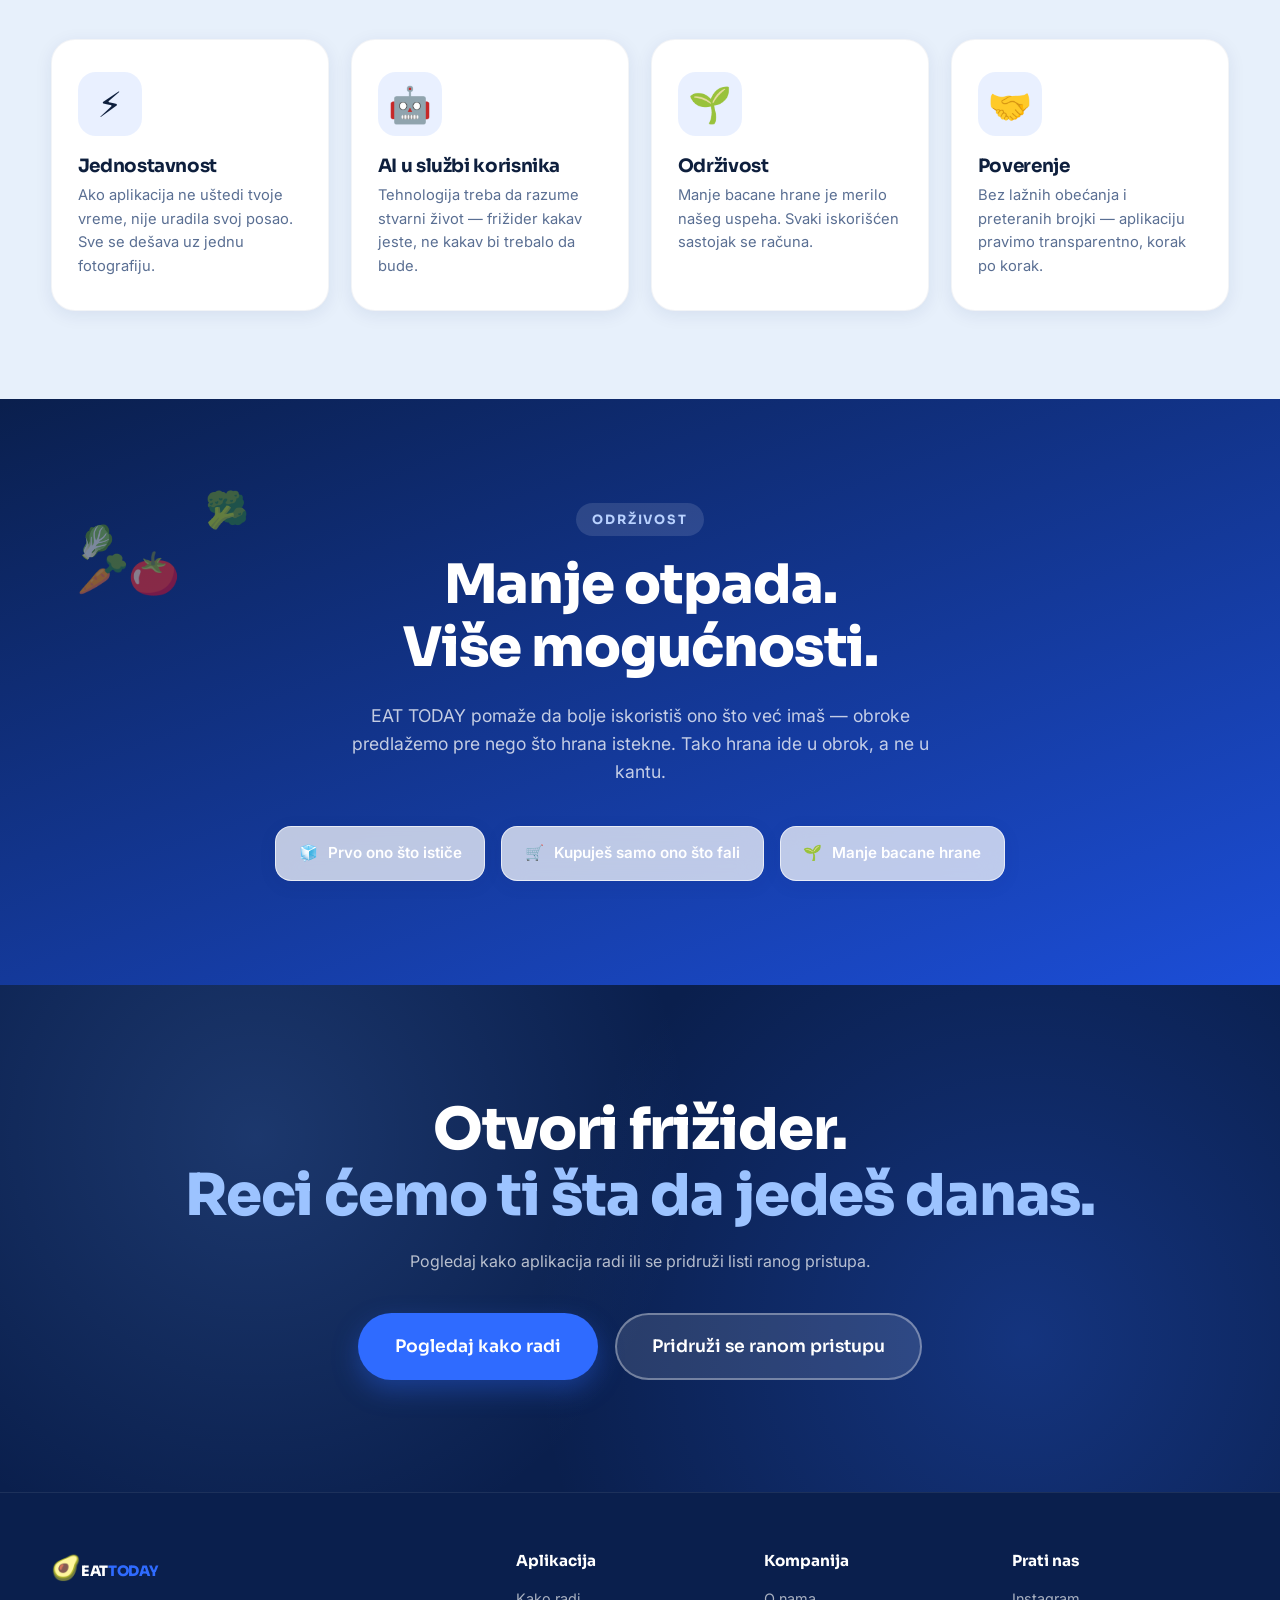
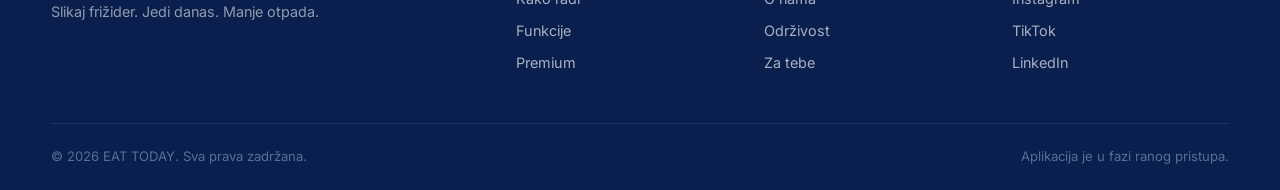
<file: about.html>
<!DOCTYPE html>
<html lang="sr">
<head>
<meta charset="UTF-8">
<meta name="viewport" content="width=device-width, initial-scale=1.0">
<title>O nama — EAT TODAY</title>
<meta name="description" content="EAT TODAY je AI aplikacija za planiranje obroka. Slikaj frižider, AI prepoznaje sastojke, ti dobiješ obrok. Manje otpada, više mogućnosti.">
<link rel="preconnect" href="https://fonts.googleapis.com">
<link rel="preconnect" href="https://fonts.gstatic.com" crossorigin>
<link href="https://fonts.googleapis.com/css2?family=Sora:wght@400;500;600;700;800&family=Inter:wght@400;500;600;700&display=swap" rel="stylesheet">
<link rel="stylesheet" href="styles.css">
<link rel="icon" href="data:image/svg+xml,<svg xmlns='http://www.w3.org/2000/svg' viewBox='0 0 100 100'><text y='.9em' font-size='90'>🥑</text></svg>">
</head>
<body>

<!-- NAVBAR -->
<header class="navbar" id="navbar">
  <div class="nav-inner container">
    <a href="index.html" class="logo" aria-label="EAT TODAY — početna">
      <span class="logo-mark">🥑</span>
      <span class="logo-text">EAT<em>TODAY</em></span>
    </a>
    <nav class="nav-links" id="navLinks" aria-label="Glavna navigacija">
      <a href="index.html#demo">Kako radi</a>
      <a href="index.html#why">Funkcije</a>
      <a href="index.html#for-you">Za tebe</a>
      <a href="premium.html">Premium</a>
      <a href="about.html" class="current">O nama</a>
      <a href="index.html#final-cta" class="btn btn-primary btn-sm nav-cta">Započni</a>
    </nav>
    <button class="hamburger" id="hamburger" aria-label="Otvori meni" aria-expanded="false">
      <span></span><span></span><span></span>
    </button>
  </div>
</header>

<!-- PAGE HERO -->
<section class="page-hero">
  <div class="page-hero-bg ph-1"></div>
  <div class="page-hero-bg ph-2"></div>
  <div class="container">
    <span class="kicker">O nama</span>
    <h1 class="reveal">Hrana treba da završi na tanjiru,<br>ne <span class="highlight">u kanti.</span></h1>
    <p class="sub reveal delay-1">EAT TODAY je AI aplikacija za planiranje obroka koja od sastojaka koje već imaš pravi ukusne obroke — jednostavno, brzo i bez otpada.</p>
  </div>
</section>

<!-- MISSION -->
<section class="why">
  <div class="container">
    <div class="section-head">
      <span class="kicker">Naša misija</span>
      <h2>Zašto postoji EAT TODAY?</h2>
    </div>
    <div class="mission-grid">
      <div class="mission-text reveal">
        <h3>Problematika je jednostavna</h3>
        <p>Većina nas ima frižider pun sastojaka — i ne zna šta sa njima. Recepti zahtevaju sastojke koje nemamo, a hrana koju imamo često završi u smeću. Traženje ideje za večeru postaje svakodnevna ereška.</p>
        <p>Mislili smo da to može drugačije. Ako već imamo sastojke, dovoljna je jedna fotografija da tehnologija uradi umesto nas: prepozna šta imamo i predloži šta možemo da skuvamo danas.</p>
        <h3 class="mission-sub">Rešenje: FRIDGE PHOTO → AI → OBROK</h3>
        <p>Korisnik sliká sadržaj frižidera. AI prepoznaje sastojke za nekoliko sekundi. Aplikacija predlaže recepte, pravi pametnu listu za kupovinu i planira obroke za celu nedelju.</p>
        <p class="mission-goals"><b>Naši ciljevi:</b> ušteda vremena · manje bacane hrane · zdraviji obroci · manja potrošnja · jednostavno planiranje.</p>
      </div>
      <div class="mission-phone reveal delay-1">
        <div class="phone">
          <div class="phone-notch"></div>
          <div class="phone-screen">
            <div class="app-header">
              <div><p class="app-greet">EAT TODAY 👋</p><p class="app-question">Od sastojaka do obroka</p></div>
              <div class="app-avatar">ET</div>
            </div>
            <div class="app-scan-card">
              <div class="scan-preview">
                <div class="scan-img"></div>
                <div class="scan-line"></div>
              </div>
              <p class="scan-label">Fotografija frižidera</p>
              <p class="scan-sub">AI prepoznaje sastojke automatski</p>
              <div class="scan-btn">🤖 Prepoznaj sastojke</div>
            </div>
            <p class="app-section-title">Rezultat</p>
            <div class="app-recipe-mini">
              <div class="app-recipe-thumb thumb-1"></div>
              <div class="app-recipe-info">
                <p class="app-recipe-name">Obrok od onoga što imaš</p>
                <p class="app-recipe-meta">Bez kucanja · Bez traženja recepata</p>
              </div>
            </div>
          </div>
        </div>
      </div>
    </div>
  </div>
</section>

<!-- VALUES -->
<section class="for-you" id="values">
  <div class="container">
    <div class="section-head">
      <span class="kicker">Vrednosti</span>
      <h2>Kako pristupamo poslu</h2>
    </div>
    <div class="why-grid">
      <div class="why-card reveal">
        <div class="why-icon">⚡</div>
        <h3>Jednostavnost</h3>
        <p>Ako aplikacija ne uštedi tvoje vreme, nije uradila svoj posao. Sve se dešava uz jednu fotografiju.</p>
      </div>
      <div class="why-card reveal delay-1">
        <div class="why-icon">🤖</div>
        <h3>AI u službi korisnika</h3>
        <p>Tehnologija treba da razume stvarni život — frižider kakav jeste, ne kakav bi trebalo da bude.</p>
      </div>
      <div class="why-card reveal delay-2">
        <div class="why-icon">🌱</div>
        <h3>Održivost</h3>
        <p>Manje bacane hrane je merilo našeg uspeha. Svaki iskorišćen sastojak se računa.</p>
      </div>
      <div class="why-card reveal delay-3">
        <div class="why-icon">🤝</div>
        <h3>Poverenje</h3>
        <p>Bez lažnih obećanja i preteranih brojki — aplikaciju pravimo transparentno, korak po korak.</p>
      </div>
    </div>
  </div>
</section>

<!-- SUSTAINABILITY STRIP -->
<section class="sustain">
  <div class="sustain-float">🥕</div>
  <div class="sustain-float f2">🥬</div>
  <div class="sustain-float f3">🍅</div>
  <div class="sustain-float f4">🥦</div>
  <div class="container sustain-inner">
    <span class="kicker kicker-light">Održivost</span>
    <h2>Manje otpada.<br>Više mogućnosti.</h2>
    <p class="sustain-text">EAT TODAY pomaže da bolje iskoristiš ono što već imaš — obroke predlažemo pre nego što hrana istekne. Tako hrana ide u obrok, a ne u kantu.</p>
    <div class="sustain-chips">
      <div class="sustain-chip glass reveal"><b>🧊</b> Prvo ono što ističe</div>
      <div class="sustain-chip glass reveal delay-1"><b>🛒</b> Kupuješ samo ono što fali</div>
      <div class="sustain-chip glass reveal delay-2"><b>🌱</b> Manje bacane hrane</div>
    </div>
  </div>
</section>

<!-- FINAL CTA -->
<section class="final-cta" id="final-cta">
  <div class="container">
    <h2>Otvori frižider.<br><span class="highlight">Reci ćemo ti šta da jedeš danas.</span></h2>
    <p>Pogledaj kako aplikacija radi ili se pridruži listi ranog pristupa.</p>
    <div class="hero-ctas center">
      <a href="index.html#demo" class="btn btn-primary btn-lg">Pogledaj kako radi</a>
      <a href="premium.html#rani-pristup" class="btn btn-ghost-light btn-lg">Pridruži se ranom pristupu</a>
    </div>
  </div>
</section>

<!-- FOOTER -->
<footer class="footer">
  <div class="container footer-grid">
    <div>
      <a href="index.html" class="logo"><span class="logo-mark">🥑</span><span class="logo-text">EAT<em>TODAY</em></span></a>
      <p class="footer-tag">Slikaj frižider. Jedi danas. Manje otpada.</p>
    </div>
    <div>
      <p class="footer-title">Aplikacija</p>
      <a href="index.html#demo">Kako radi</a>
      <a href="index.html#why">Funkcije</a>
      <a href="premium.html">Premium</a>
    </div>
    <div>
      <p class="footer-title">Kompanija</p>
      <a href="about.html">O nama</a>
      <a href="index.html#sustainability">Održivost</a>
      <a href="index.html#for-you">Za tebe</a>
    </div>
    <div>
      <p class="footer-title">Prati nas</p>
      <a href="#">Instagram</a>
      <a href="#">TikTok</a>
      <a href="#">LinkedIn</a>
    </div>
  </div>
  <div class="container footer-bottom">
    <p>© 2026 EAT TODAY. Sva prava zadržana.</p>
    <p>Aplikacija je u fazi ranog pristupa.</p>
  </div>
</footer>

<script src="script.js"></script>
</body>
</html>
</file>
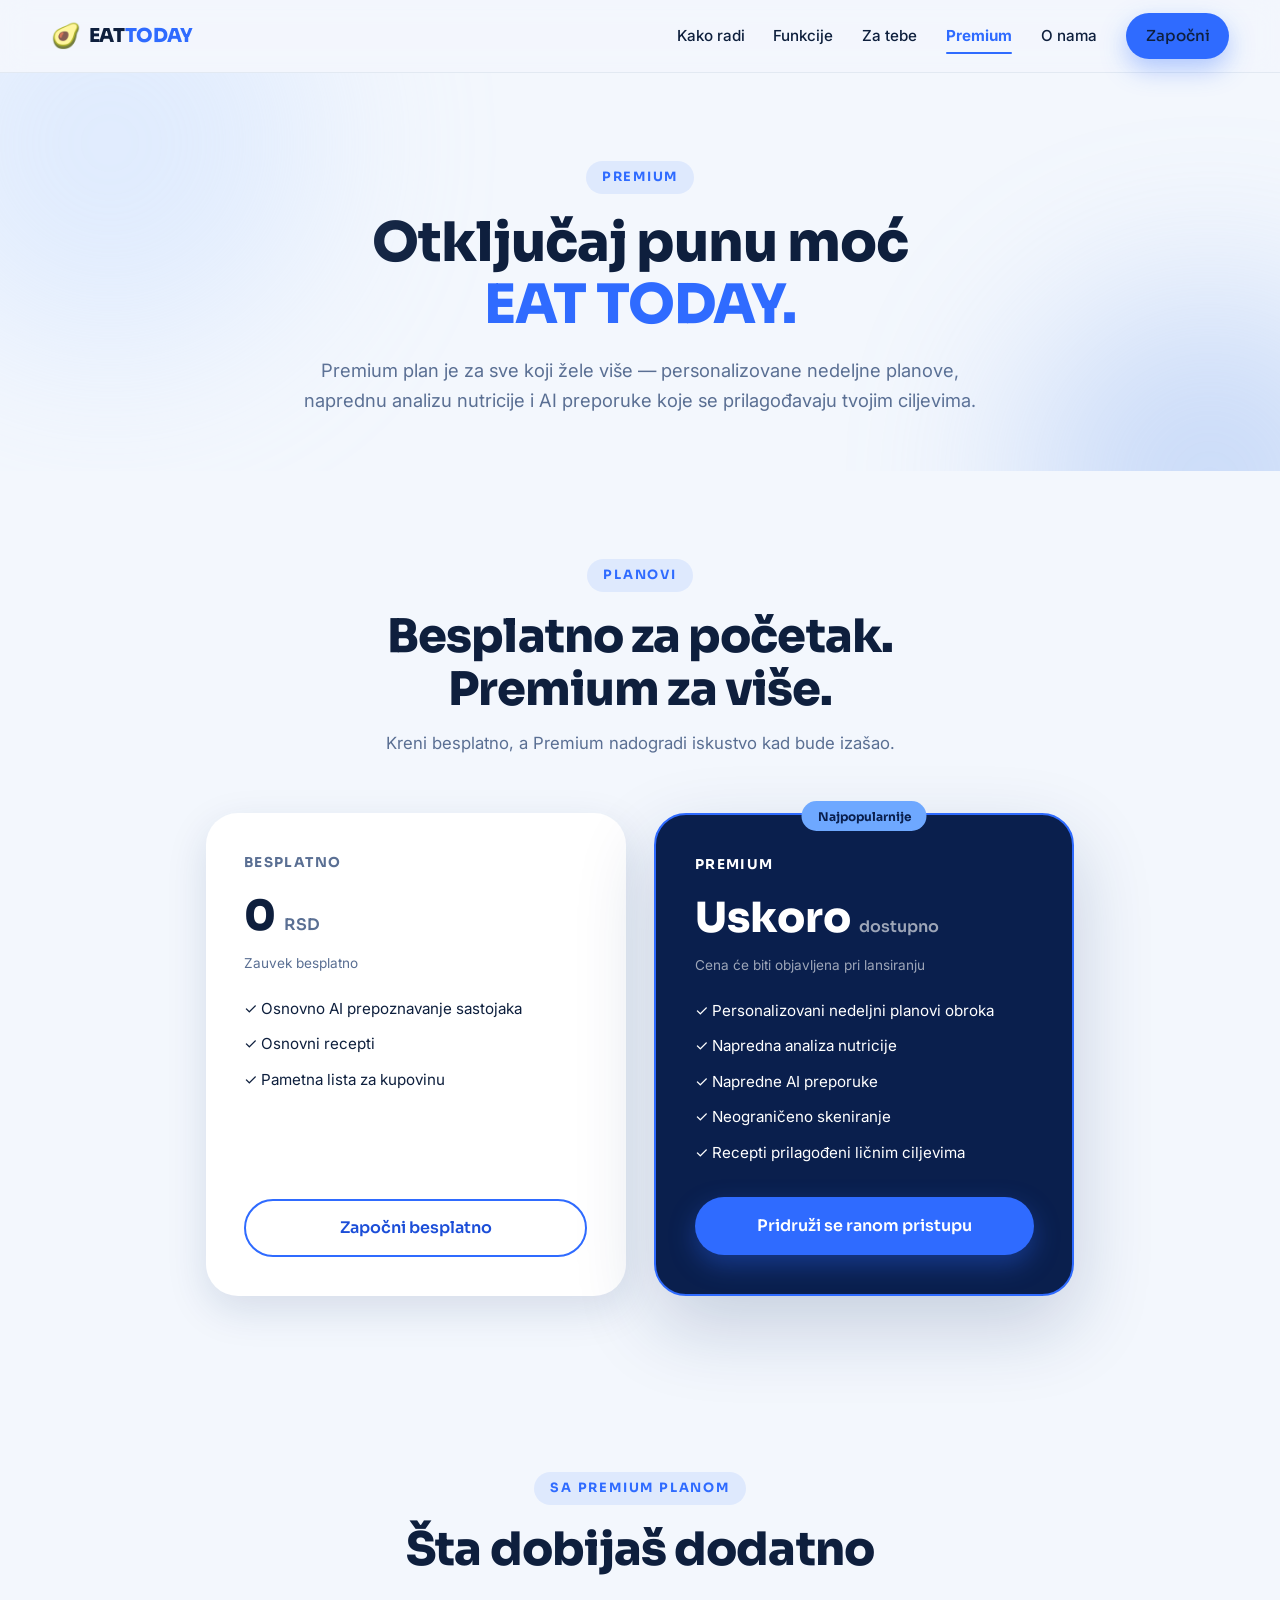
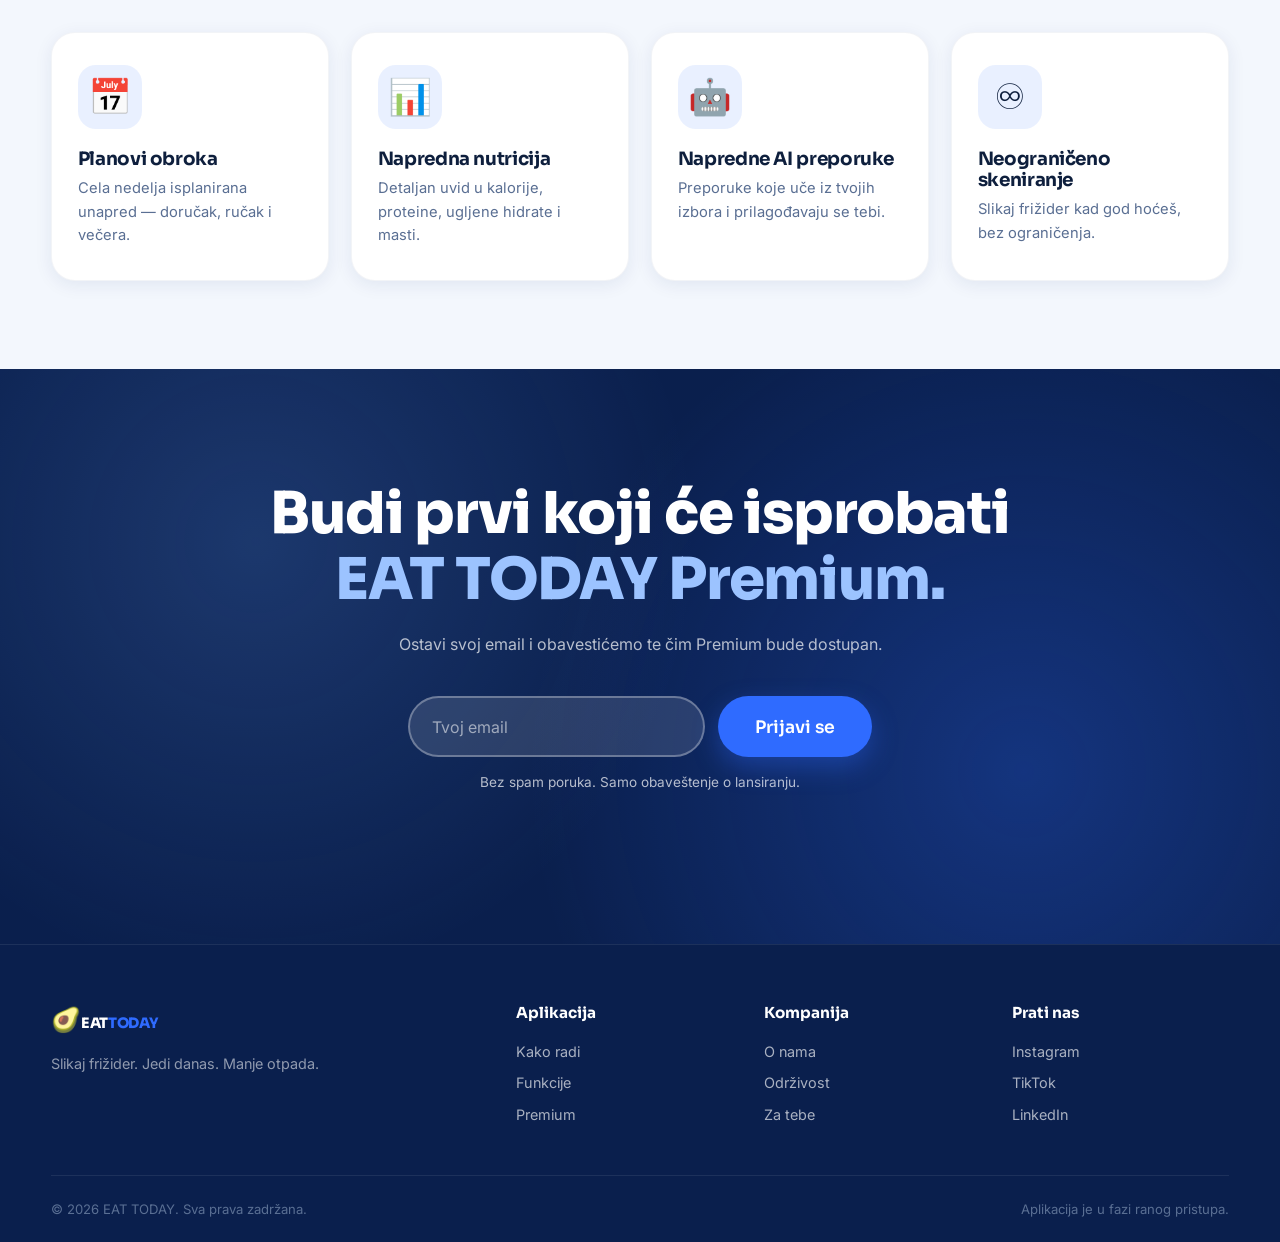
<file: premium.html>
<!DOCTYPE html>
<html lang="sr">
<head>
<meta charset="UTF-8">
<meta name="viewport" content="width=device-width, initial-scale=1.0">
<title>Premium — EAT TODAY</title>
<meta name="description" content="EAT TODAY Premium — personalizovani planovi obroka, napredna analiza nutricije, neograničeno skeniranje i AI preporuke prilagođene tvojim ciljevima.">
<link rel="preconnect" href="https://fonts.googleapis.com">
<link rel="preconnect" href="https://fonts.gstatic.com" crossorigin>
<link href="https://fonts.googleapis.com/css2?family=Sora:wght@400;500;600;700;800&family=Inter:wght@400;500;600;700&display=swap" rel="stylesheet">
<link rel="stylesheet" href="styles.css">
<link rel="icon" href="data:image/svg+xml,<svg xmlns='http://www.w3.org/2000/svg' viewBox='0 0 100 100'><text y='.9em' font-size='90'>🥑</text></svg>">
</head>
<body>

<!-- NAVBAR -->
<header class="navbar" id="navbar">
  <div class="nav-inner container">
    <a href="index.html" class="logo" aria-label="EAT TODAY — početna">
      <span class="logo-mark">🥑</span>
      <span class="logo-text">EAT<em>TODAY</em></span>
    </a>
    <nav class="nav-links" id="navLinks" aria-label="Glavna navigacija">
      <a href="index.html#demo">Kako radi</a>
      <a href="index.html#why">Funkcije</a>
      <a href="index.html#for-you">Za tebe</a>
      <a href="premium.html" class="current">Premium</a>
      <a href="about.html">O nama</a>
      <a href="index.html#final-cta" class="btn btn-primary btn-sm nav-cta">Započni</a>
    </nav>
    <button class="hamburger" id="hamburger" aria-label="Otvori meni" aria-expanded="false">
      <span></span><span></span><span></span>
    </button>
  </div>
</header>

<!-- PAGE HERO -->
<section class="page-hero">
  <div class="page-hero-bg ph-1"></div>
  <div class="page-hero-bg ph-2"></div>
  <div class="container">
    <span class="kicker">Premium</span>
    <h1 class="reveal">Otključaj punu moć<br><span class="highlight">EAT TODAY.</span></h1>
    <p class="sub reveal delay-1">Premium plan je za sve koji žele više — personalizovane nedeljne planove, naprednu analizu nutricije i AI preporuke koje se prilagođavaju tvojim ciljevima.</p>
  </div>
</section>

<!-- PRICING -->
<section class="pricing" id="pricing">
  <div class="container">
    <div class="section-head">
      <span class="kicker">Planovi</span>
      <h2>Besplatno za početak. Premium za više.</h2>
      <p>Kreni besplatno, a Premium nadogradi iskustvo kad bude izašao.</p>
    </div>
    <div class="pricing-grid">
      <div class="price-card reveal">
        <span class="price-tier">Besplatno</span>
        <p class="price-value">0 <span>RSD</span></p>
        <p class="price-note">Zauvek besplatno</p>
        <ul>
          <li>✓ Osnovno AI prepoznavanje sastojaka</li>
          <li>✓ Osnovni recepti</li>
          <li>✓ Pametna lista za kupovinu</li>
        </ul>
        <a href="index.html#final-cta" class="btn btn-outline">Započni besplatno</a>
      </div>
      <div class="price-card price-card-premium reveal delay-1">
        <div class="premium-flag">Najpopularnije</div>
        <span class="price-tier">Premium</span>
        <p class="price-value">Uskoro <span>dostupno</span></p>
        <p class="price-note">Cena će biti objavljena pri lansiranju</p>
        <ul>
          <li>✓ Personalizovani nedeljni planovi obroka</li>
          <li>✓ Napredna analiza nutricije</li>
          <li>✓ Napredne AI preporuke</li>
          <li>✓ Neograničeno skeniranje</li>
          <li>✓ Recepti prilagođeni ličnim ciljevima</li>
        </ul>
        <a href="#rani-pristup" class="btn btn-primary">Pridruži se ranom pristupu</a>
      </div>
    </div>
  </div>
</section>

<!-- WHAT YOU GET -->
<section class="why">
  <div class="container">
    <div class="section-head">
      <span class="kicker">Sa Premium planom</span>
      <h2>Šta dobijaš dodatno</h2>
    </div>
    <div class="why-grid">
      <div class="why-card reveal">
        <div class="why-icon">📅</div>
        <h3>Planovi obroka</h3>
        <p>Cela nedelja isplanirana unapred — doručak, ručak i večera.</p>
      </div>
      <div class="why-card reveal delay-1">
        <div class="why-icon">📊</div>
        <h3>Napredna nutricija</h3>
        <p>Detaljan uvid u kalorije, proteine, ugljene hidrate i masti.</p>
      </div>
      <div class="why-card reveal delay-2">
        <div class="why-icon">🤖</div>
        <h3>Napredne AI preporuke</h3>
        <p>Preporuke koje uče iz tvojih izbora i prilagođavaju se tebi.</p>
      </div>
      <div class="why-card reveal delay-3">
        <div class="why-icon">♾️</div>
        <h3>Neograničeno skeniranje</h3>
        <p>Slikaj frižider kad god hoćeš, bez ograničenja.</p>
      </div>
    </div>
  </div>
</section>

<!-- EARLY ACCESS CTA -->
<section class="final-cta" id="rani-pristup">
  <div class="container">
    <h2>Budi prvi koji će isprobati<br><span class="highlight">EAT TODAY Premium.</span></h2>
    <p>Ostavi svoj email i obavestićemo te čim Premium bude dostupan.</p>
    <form class="cta-form" id="earlyForm">
      <input type="email" name="email" placeholder="Tvoj email" required aria-label="Tvoj email">
      <button type="submit" class="btn btn-primary btn-lg">Prijavi se</button>
    </form>
    <p class="form-success" id="formSuccess">✓ Hvala! Na listi si za rani pristup.</p>
    <p class="form-note">Bez spam poruka. Samo obaveštenje o lansiranju.</p>
  </div>
</section>

<!-- FOOTER -->
<footer class="footer">
  <div class="container footer-grid">
    <div>
      <a href="index.html" class="logo"><span class="logo-mark">🥑</span><span class="logo-text">EAT<em>TODAY</em></span></a>
      <p class="footer-tag">Slikaj frižider. Jedi danas. Manje otpada.</p>
    </div>
    <div>
      <p class="footer-title">Aplikacija</p>
      <a href="index.html#demo">Kako radi</a>
      <a href="index.html#why">Funkcije</a>
      <a href="premium.html">Premium</a>
    </div>
    <div>
      <p class="footer-title">Kompanija</p>
      <a href="about.html">O nama</a>
      <a href="index.html#sustainability">Održivost</a>
      <a href="index.html#for-you">Za tebe</a>
    </div>
    <div>
      <p class="footer-title">Prati nas</p>
      <a href="#">Instagram</a>
      <a href="#">TikTok</a>
      <a href="#">LinkedIn</a>
    </div>
  </div>
  <div class="container footer-bottom">
    <p>© 2026 EAT TODAY. Sva prava zadržana.</p>
    <p>Aplikacija je u fazi ranog pristupa.</p>
  </div>
</footer>

<script src="script.js"></script>
</body>
</html>
</file>
<file: styles.css>
/* ============ EAT TODAY — styles (blue theme) ============ */
:root{
  --bg:#f3f7fd;
  --bg-2:#e7f0fb;
  --primary:#2f6bff;
  --primary-deep:#1c4ed8;
  --primary-dark:#0d2b66;
  --navy:#0a1f4d;
  --navy-2:#123e8c;
  --ink:#0e1f3d;
  --muted:#5a6f93;
  --accent:#6ea8ff;
  --accent-2:#9cc3ff;
  --white:#ffffff;
  --radius:24px;
  --radius-lg:32px;
  --shadow-sm:0 4px 18px rgba(13,43,102,.08);
  --shadow-md:0 14px 40px rgba(13,43,102,.13);
  --shadow-lg:0 30px 80px rgba(13,43,102,.2);
  --font-head:'Sora',system-ui,sans-serif;
  --font-body:'Inter',system-ui,sans-serif;
}
*{margin:0;padding:0;box-sizing:border-box}
html{scroll-behavior:smooth}
body{
  font-family:var(--font-body);
  background:var(--bg);
  color:var(--ink);
  line-height:1.6;
  overflow-x:hidden;
}
img{max-width:100%;display:block}
h1,h2,h3,h4{font-family:var(--font-head);line-height:1.15;letter-spacing:-.02em}
h1{font-size:clamp(2.4rem,5.2vw,4.2rem);font-weight:800}
h2{font-size:clamp(1.9rem,3.6vw,3rem);font-weight:800}
h3{font-size:1.35rem;font-weight:700}
p{color:var(--muted)}
.container{width:min(1180px,92%);margin:0 auto}
.highlight{color:var(--primary);position:relative;white-space:nowrap}

/* ---------- Buttons ---------- */
.btn{
  display:inline-flex;align-items:center;gap:.5rem;justify-content:center;
  font-family:var(--font-head);font-weight:600;font-size:1rem;
  padding:.9rem 1.7rem;border-radius:999px;border:2px solid transparent;
  cursor:pointer;text-decoration:none;transition:transform .25s cubic-bezier(.2,.8,.3,1),box-shadow .25s,background .25s,color .25s,border-color .25s;
  will-change:transform;
}
.btn-primary{background:var(--primary);color:#fff;box-shadow:0 10px 26px rgba(47,107,255,.35)}
.btn-primary:hover{transform:translateY(-3px);background:var(--primary-deep);box-shadow:0 16px 34px rgba(47,107,255,.45)}
.btn-ghost{background:transparent;color:var(--ink);border-color:rgba(14,31,61,.18)}
.btn-ghost:hover{transform:translateY(-3px);border-color:var(--primary);color:var(--primary)}
.btn-ghost-light{background:rgba(255,255,255,.12);color:#fff;border-color:rgba(255,255,255,.35)}
.btn-ghost-light:hover{transform:translateY(-3px);background:rgba(255,255,255,.22)}
.btn-outline{background:transparent;color:var(--primary-deep);border-color:var(--primary)}
.btn-outline:hover{background:var(--primary);color:#fff;transform:translateY(-3px)}
.btn-lg{padding:1.1rem 2.2rem;font-size:1.08rem}
.btn-sm{padding:.55rem 1.1rem;font-size:.85rem}
.btn .arrow{transition:transform .25s}
.btn:hover .arrow{transform:translateY(3px)}

/* ---------- Navbar ---------- */
.navbar{
  position:sticky;top:0;z-index:100;
  background:rgba(243,247,253,.78);backdrop-filter:blur(14px);-webkit-backdrop-filter:blur(14px);
  border-bottom:1px solid rgba(13,43,102,.07);
  transition:box-shadow .3s;
}
.navbar.scrolled{box-shadow:var(--shadow-sm)}
.nav-inner{display:flex;align-items:center;justify-content:space-between;height:72px}
.logo{display:flex;align-items:center;gap:.5rem;text-decoration:none;color:var(--ink);font-family:var(--font-head);font-weight:800;font-size:1.2rem;letter-spacing:-.02em}
.logo-text em{font-style:normal;color:var(--primary)}
.logo-mark{font-size:1.5rem}
.nav-links{display:flex;align-items:center;gap:1.8rem}
.nav-links a{color:var(--ink);text-decoration:none;font-weight:500;font-size:.95rem;position:relative}
.nav-links a:not(.nav-cta)::after{content:"";position:absolute;left:0;bottom:-6px;width:0;height:2px;background:var(--primary);border-radius:2px;transition:width .25s}
.nav-links a:not(.nav-cta):hover::after{width:100%}
.nav-links a.current{color:var(--primary);font-weight:700}
.nav-links a.current::after{width:100%}
.hamburger{display:none;background:none;border:0;cursor:pointer;width:40px;height:40px;flex-direction:column;justify-content:center;gap:6px;align-items:center}
.hamburger span{display:block;width:24px;height:2.5px;background:var(--ink);border-radius:2px;transition:transform .3s,opacity .3s}
.hamburger.open span:nth-child(1){transform:translateY(8.5px) rotate(45deg)}
.hamburger.open span:nth-child(2){opacity:0}
.hamburger.open span:nth-child(3){transform:translateY(-8.5px) rotate(-45deg)}

/* ---------- Hero ---------- */
.hero{position:relative;padding:5.5rem 0 6rem;overflow:hidden}
.hero-bg-blob{position:absolute;border-radius:50%;filter:blur(90px);opacity:.4;pointer-events:none}
.blob-1{width:520px;height:520px;background:#bcd6ff;top:-160px;right:-120px}
.blob-2{width:420px;height:420px;background:#7fa8f0;bottom:-180px;left:-140px}
.hero-grid{display:grid;grid-template-columns:1.1fr .9fr;gap:4rem;align-items:center;position:relative}
.hero-badge{display:inline-flex;align-items:center;gap:.5rem;background:#fff;border:1px solid rgba(47,107,255,.25);color:var(--primary-deep);font-weight:600;font-size:.85rem;padding:.45rem 1rem;border-radius:999px;box-shadow:var(--shadow-sm);margin-bottom:1.4rem}
.pulse-dot{width:8px;height:8px;border-radius:50%;background:var(--primary);animation:pulse 1.6s infinite}
@keyframes pulse{0%{box-shadow:0 0 0 0 rgba(47,107,255,.5)}70%{box-shadow:0 0 0 9px rgba(47,107,255,0)}100%{box-shadow:0 0 0 0 rgba(47,107,255,0)}}
.hero-sub{font-size:1.2rem;max-width:34rem;margin:1.4rem 0 2.2rem}
.hero-ctas{display:flex;gap:1rem;flex-wrap:wrap}
.hero-flow{display:flex;align-items:center;gap:.7rem;margin-top:2.6rem;flex-wrap:wrap}
.flow-chip{background:#fff;border:1px solid rgba(13,43,102,.1);padding:.55rem 1rem;border-radius:14px;font-weight:600;font-size:.88rem;box-shadow:var(--shadow-sm)}
.flow-chip-ai{border-color:rgba(47,107,255,.45);color:var(--primary-deep)}
.flow-chip-meal{border-color:rgba(110,168,255,.6)}
.flow-arrow{color:var(--primary);font-weight:700}

/* ---------- Phone mockup ---------- */
.phone{
  width:300px;background:var(--navy);border-radius:44px;padding:12px;
  box-shadow:var(--shadow-lg);position:relative;margin:0 auto;
}
.phone-notch{position:absolute;top:22px;left:50%;transform:translateX(-50%);width:96px;height:22px;background:var(--navy);border-radius:999px;z-index:5}
.phone-screen{background:var(--bg);border-radius:34px;overflow:hidden;padding:2.6rem 1rem 1.2rem;display:flex;flex-direction:column;gap:.75rem;min-height:560px}
.hero-phone-wrap{position:relative}
.float-tag{position:absolute;padding:.5rem .9rem;border-radius:14px;font-size:.85rem;font-weight:600;box-shadow:var(--shadow-md);animation:floaty 4s ease-in-out infinite}
.float-tag b{color:var(--primary)}
.tag-a{top:14%;left:-8%;animation-delay:0s}
.tag-b{top:44%;right:-10%;animation-delay:1.2s}
.tag-c{bottom:8%;left:-4%;animation-delay:2.2s}
@keyframes floaty{0%,100%{transform:translateY(0)}50%{transform:translateY(-10px)}}
.glass{background:rgba(255,255,255,.72);backdrop-filter:blur(12px);-webkit-backdrop-filter:blur(12px);border:1px solid rgba(255,255,255,.65)}

/* App UI atoms */
.app-header{display:flex;justify-content:space-between;align-items:center}
.app-greet{font-size:.75rem;color:var(--muted)}
.app-question{font-family:var(--font-head);font-weight:700;font-size:1rem;color:var(--ink)}
.app-avatar{width:34px;height:34px;border-radius:50%;background:var(--primary);color:#fff;display:grid;place-items:center;font-weight:700;font-family:var(--font-head)}
.app-scan-card{background:#fff;border-radius:18px;padding:.9rem;box-shadow:var(--shadow-sm)}
.scan-preview{position:relative;height:110px;border-radius:12px;background:linear-gradient(135deg,#dbe8fb,#c3d9f7);overflow:hidden;margin-bottom:.6rem}
.scan-img{position:absolute;inset:0;background:
  radial-gradient(circle at 20% 30%, #4d8dff 0 14%, transparent 15%),
  radial-gradient(circle at 55% 60%, #9cc3ff 0 12%, transparent 13%),
  radial-gradient(circle at 78% 25%, #2f6bff 0 13%, transparent 14%),
  radial-gradient(circle at 35% 75%, #e8f1ff 0 10%, transparent 11%),
  radial-gradient(circle at 70% 80%, #6ea8ff 0 12%, transparent 13%)}
.scan-line{position:absolute;left:0;right:0;height:2px;background:var(--primary);box-shadow:0 0 12px 2px rgba(47,107,255,.7);animation:scanline 2.4s ease-in-out infinite}
@keyframes scanline{0%,100%{top:8%}50%{top:90%}}
.scan-label{font-weight:700;font-family:var(--font-head);font-size:.9rem}
.scan-sub{font-size:.72rem;color:var(--muted)}
.scan-btn{margin-top:.6rem;background:var(--primary);color:#fff;text-align:center;font-weight:700;font-size:.85rem;padding:.65rem;border-radius:12px;cursor:pointer;transition:background .2s,transform .2s}
.scan-btn:hover{background:var(--primary-deep);transform:translateY(-2px)}
.scan-btn.ghost{background:transparent;border:1.5px dashed var(--primary);color:var(--primary-deep)}
.app-section-title{font-family:var(--font-head);font-weight:700;font-size:.9rem;color:var(--ink)}
.app-section-title.big{font-size:1.05rem}
.app-recipe-mini{display:flex;gap:.7rem;align-items:center;background:#fff;border-radius:16px;padding:.55rem;box-shadow:var(--shadow-sm)}
.app-recipe-thumb{width:52px;height:52px;border-radius:12px;flex-shrink:0}
.thumb-1{background:linear-gradient(135deg,#9cc3ff,#2f6bff)}
.thumb-2{background:linear-gradient(135deg,#6ea8ff,#1c4ed8)}
.thumb-3{background:linear-gradient(135deg,#4d8dff,#0d2b66)}
.app-recipe-name{font-weight:600;font-size:.82rem;color:var(--ink)}
.app-recipe-meta{font-size:.7rem;color:var(--muted)}
.match{color:var(--primary);font-weight:600}

/* ---------- Section head ---------- */
.section-head{text-align:center;max-width:44rem;margin:0 auto 3.5rem}
.kicker{display:inline-block;font-family:var(--font-head);font-weight:700;font-size:.8rem;letter-spacing:.14em;text-transform:uppercase;color:var(--primary);background:rgba(47,107,255,.1);padding:.4rem 1rem;border-radius:999px;margin-bottom:1.1rem}
.section-head p{margin-top:.9rem;font-size:1.05rem}

/* ---------- Demo ---------- */
.demo{padding:5.5rem 0;background:linear-gradient(180deg,var(--bg) 0%,var(--bg-2) 100%)}
.demo-shell{border-radius:var(--radius-lg);box-shadow:var(--shadow-lg);overflow:hidden;position:relative}
.demo-topbar{display:flex;justify-content:space-between;align-items:center;padding:1rem 1.4rem;border-bottom:1px solid rgba(13,43,102,.08)}
.demo-dots{display:flex;gap:.5rem}
.demo-dot{width:34px;height:34px;border-radius:50%;border:1.5px solid rgba(13,43,102,.2);background:transparent;font-family:var(--font-head);font-weight:600;cursor:pointer;transition:all .25s;color:var(--ink)}
.demo-dot:hover{border-color:var(--primary);color:var(--primary)}
.demo-dot.active{background:var(--primary);border-color:var(--primary);color:#fff;transform:scale(1.1)}
.demo-arrows{display:flex;gap:.5rem}
.demo-arrow{width:40px;height:40px;border-radius:50%;border:1.5px solid rgba(13,43,102,.2);background:#fff;cursor:pointer;font-size:1.1rem;transition:all .25s;color:var(--ink)}
.demo-arrow:hover{background:var(--primary);border-color:var(--primary);color:#fff;transform:scale(1.08)}
.demo-stage{position:relative;min-height:480px}
.demo-screen{position:absolute;inset:0;padding:2.4rem;opacity:0;transform:translateX(60px);pointer-events:none;transition:opacity .5s ease,transform .5s cubic-bezier(.2,.8,.3,1)}
.demo-screen.active{opacity:1;transform:translateX(0);pointer-events:auto}
.demo-screen.leaving{transform:translateX(-60px)}
.demo-grid{display:grid;grid-template-columns:.85fr 1.15fr;gap:2.5rem;align-items:center;height:100%}
.screen-step{display:inline-block;font-family:var(--font-head);font-weight:700;font-size:.75rem;letter-spacing:.12em;text-transform:uppercase;color:var(--primary-deep);margin-bottom:.8rem}
.demo-copy h3{font-size:clamp(1.5rem,2.6vw,2.2rem);margin-bottom:.9rem}
.demo-copy p{margin-bottom:1.6rem}
.ai-status{display:inline-flex;align-items:center;gap:.6rem;padding:.7rem 1.1rem;border-radius:14px;font-size:.85rem;font-weight:600;box-shadow:var(--shadow-sm)}
.ai-status b{color:var(--primary)}
.ai-spinner{width:14px;height:14px;border:2px solid rgba(47,107,255,.3);border-top-color:var(--primary);border-radius:50%;animation:spin .8s linear infinite}
@keyframes spin{to{transform:rotate(360deg)}}

/* Fridge visual */
.fridge{width:min(340px,100%);margin:0 auto;position:relative}
.fridge-door{background:linear-gradient(180deg,#e8f0fc,#d5e4f9);border-radius:26px;border:6px solid #b9cfeb;padding:1.1rem;box-shadow:var(--shadow-md)}
.fridge-handle{width:6px;height:70px;background:#8fa9d4;border-radius:4px;margin-left:auto;margin-right:-14px;margin-top:6px;position:relative;z-index:2}
.fridge-shelf{background:#fff;border-radius:12px;padding:.7rem .9rem;margin:.8rem 0;display:flex;gap:1.1rem;justify-content:center;box-shadow:inset 0 -3px 6px rgba(13,43,102,.06)}
.food-item{font-size:1.7rem;animation:foodin .5s cubic-bezier(.2,.8,.3,1) both;animation-delay:var(--d)}
@keyframes foodin{from{opacity:0;transform:translateY(12px) scale(.6)}to{opacity:1;transform:none}}
.scan-beam{position:absolute;inset:0;border-radius:26px;overflow:hidden;pointer-events:none;opacity:0;transition:opacity .3s}
.scan-beam::before{content:"";position:absolute;left:0;right:0;height:56px;background:linear-gradient(180deg,rgba(47,107,255,0),rgba(47,107,255,.28));animation:beam 1.6s ease-in-out infinite}
@keyframes beam{0%{top:-60px}100%{top:110%}}
.fridge.scanning .scan-beam{opacity:1}

/* Scan frame */
.scan-frame{position:relative;width:min(360px,100%);height:320px;margin:0 auto;border-radius:26px;overflow:visible}
.scan-photo{position:absolute;inset:0;border-radius:26px;background:linear-gradient(135deg,#dbe8fb,#c3d9f7);overflow:hidden}
.scan-corners i{position:absolute;width:28px;height:28px;border:3px solid var(--primary);z-index:3}
.scan-corners i:nth-child(1){top:0;left:0;border-right:0;border-bottom:0;border-radius:16px 0 0 0}
.scan-corners i:nth-child(2){top:0;right:0;border-left:0;border-bottom:0;border-radius:0 16px 0 0}
.scan-corners i:nth-child(3){bottom:0;left:0;border-right:0;border-top:0;border-radius:0 0 0 16px}
.scan-corners i:nth-child(4){bottom:0;right:0;border-left:0;border-top:0;border-radius:0 0 16px 0}
.scan-laser{position:absolute;left:6%;right:6%;height:2px;background:linear-gradient(90deg,transparent,var(--primary),transparent);box-shadow:0 0 14px 3px rgba(47,107,255,.55);z-index:2;animation:laserscan 2.6s ease-in-out infinite}
@keyframes laserscan{0%,100%{top:12%}50%{top:86%}}
.tag{position:absolute;background:rgba(255,255,255,.92);backdrop-filter:blur(6px);padding:.45rem .85rem;border-radius:999px;font-weight:600;font-size:.85rem;box-shadow:var(--shadow-md);opacity:0;transform:scale(.5);z-index:4}
.demo-screen.active .tag{animation:tagpop .45s cubic-bezier(.2,.8,.3,1) forwards;animation-delay:var(--d)}
@keyframes tagpop{to{opacity:1;transform:scale(1)}}
.tag-1{top:8%;left:6%}
.tag-2{top:22%;right:4%}
.tag-3{top:42%;left:12%}
.tag-4{top:58%;right:10%}
.tag-5{top:74%;left:4%}
.tag-6{top:86%;right:24%}

/* Recipe cards */
.recipe-cards{display:grid;grid-template-columns:repeat(3,1fr);gap:1.1rem}
.recipe-card{background:#fff;border-radius:20px;overflow:hidden;box-shadow:var(--shadow-md);transition:transform .3s,box-shadow .3s;opacity:0;transform:translateY(24px)}
.demo-screen.active .recipe-card{animation:cardin .55s cubic-bezier(.2,.8,.3,1) forwards}
.demo-screen.active .recipe-card:nth-child(2){animation-delay:.12s}
.demo-screen.active .recipe-card:nth-child(3){animation-delay:.24s}
@keyframes cardin{to{opacity:1;transform:none}}
.recipe-card:hover{transform:translateY(-6px);box-shadow:var(--shadow-lg)}
.recipe-img{height:110px}
.img-pasta{background:linear-gradient(135deg,#6ea8ff,#1c4ed8)}
.img-toast{background:linear-gradient(135deg,#9cc3ff,#2f6bff)}
.img-bowl{background:linear-gradient(135deg,#4d8dff,#0d2b66)}
.recipe-body{padding:.9rem}
.recipe-body h4{font-size:.92rem;margin-bottom:.5rem}
.recipe-meta{display:flex;flex-wrap:wrap;gap:.5rem;font-size:.68rem;color:var(--muted);margin-bottom:.55rem}
.recipe-meta span{background:var(--bg-2);padding:.15rem .5rem;border-radius:999px}
.recipe-ing{font-size:.72rem;margin-bottom:.35rem}
.recipe-ing .ok{color:var(--primary)}
.recipe-ing .ok2{color:var(--primary)}
.recipe-ing .miss{color:#93a9c9}

/* Week plan */
.week-plan{background:#fff;border-radius:20px;overflow:hidden;box-shadow:var(--shadow-md);font-size:.82rem}
.week-row{display:grid;grid-template-columns:.6fr 1.1fr 1.2fr 1fr .55fr;gap:.4rem;padding:.65rem .9rem;border-bottom:1px solid rgba(13,43,102,.06);align-items:center}
.week-row:last-child{border-bottom:0}
.week-head{background:var(--navy);color:#fff;font-family:var(--font-head);font-weight:600;font-size:.72rem}
.week-head span{color:#fff}
.week-row .day{font-family:var(--font-head);font-weight:700;color:var(--primary-deep)}
.week-row span:nth-child(n+2){color:var(--muted);font-size:.76rem}
.highlight-row{background:rgba(47,107,255,.08)}
.highlight-row .day::after{content:" •";color:var(--primary)}

/* Shopping card */
.shopping-card{width:min(380px,100%);margin:0 auto;border-radius:22px;padding:1.3rem;box-shadow:var(--shadow-md)}
.shop-head{display:flex;justify-content:space-between;align-items:center;font-family:var(--font-head);font-weight:700;margin-bottom:1rem}
.shop-badge{background:rgba(47,107,255,.12);color:var(--primary-deep);font-size:.7rem;padding:.25rem .7rem;border-radius:999px}
.shop-item{display:flex;align-items:center;gap:.7rem;padding:.65rem .2rem;border-bottom:1px dashed rgba(13,43,102,.12);font-weight:600;font-size:.9rem;cursor:pointer;transition:opacity .2s}
.shop-item input{accent-color:var(--primary);width:17px;height:17px}
.shop-item input:checked + span{text-decoration:line-through;color:var(--muted)}
.shop-item em{margin-left:auto;font-style:normal;font-size:.72rem;color:var(--muted)}
.shop-foot{margin-top:1rem;font-size:.8rem;color:var(--primary-deep);font-weight:600;background:rgba(47,107,255,.08);padding:.6rem .9rem;border-radius:12px}

/* Nutrition card */
.nutrition-card{width:min(400px,100%);margin:0 auto;border-radius:22px;padding:1.4rem;box-shadow:var(--shadow-md)}
.nutrition-top{display:flex;align-items:center;gap:1.6rem;margin-bottom:1.3rem}
.score-ring{position:relative;width:110px;height:110px;flex-shrink:0}
.score-ring svg,.app-nutri-ring svg{transform:rotate(-90deg)}
.ring-bg{fill:none;stroke:rgba(13,43,102,.08);stroke-width:10}
.ring-fg{fill:none;stroke:var(--primary);stroke-width:10;stroke-linecap:round;stroke-dasharray:327;stroke-dashoffset:327;transition:stroke-dashoffset 1.4s cubic-bezier(.2,.8,.3,1)}
.ring-label{position:absolute;inset:0;display:flex;flex-direction:column;align-items:center;justify-content:center}
.ring-label b{font-family:var(--font-head);font-size:1.5rem;color:var(--ink)}
.ring-label span{font-size:.62rem;color:var(--muted)}
.cal-num{font-family:var(--font-head);font-size:2.1rem;font-weight:800;color:var(--ink)}
.cal-lab{font-size:.8rem;color:var(--muted)}
.macro{display:flex;flex-direction:column;gap:.8rem}
.macro-row{display:grid;grid-template-columns:1fr 2fr auto;gap:.8rem;align-items:center;font-size:.82rem;font-weight:600}
.bar{height:9px;background:rgba(13,43,102,.08);border-radius:999px;overflow:hidden}
.bar i{display:block;height:100%;width:0;background:var(--primary);border-radius:999px;transition:width 1.2s cubic-bezier(.2,.8,.3,1)}
.bar i.bar-y{background:var(--accent)}
.bar i.bar-o{background:var(--accent-2)}
.demo-screen.active .bar i,.app-view.active .bar i{width:var(--w)}
.demo-screen.active .ring-fg{stroke-dashoffset:45}

/* Demo progress */
.demo-progress{height:4px;background:rgba(13,43,102,.08)}
.demo-progress-bar{height:100%;width:16.66%;background:var(--primary);border-radius:999px;transition:width .5s cubic-bezier(.2,.8,.3,1)}
.demo-hint{text-align:center;font-size:.82rem;color:var(--muted);margin-top:1rem}

/* ---------- Problem ---------- */
.problem{padding:5.5rem 0}
.problem-grid{display:grid;grid-template-columns:repeat(3,1fr);gap:1.5rem}
.problem-card{position:relative;border-radius:var(--radius);overflow:hidden;cursor:pointer;min-height:320px;box-shadow:var(--shadow-md)}
.problem-face,.solution-face{position:absolute;inset:0;padding:2rem;display:flex;flex-direction:column;justify-content:center;transition:transform .5s cubic-bezier(.2,.8,.3,1),opacity .5s}
.problem-face{background:#fff}
.solution-face{background:var(--navy);color:#fff;transform:translateY(100%)}
.solution-face h3,.solution-face p{color:#fff}
.solution-face p{color:rgba(255,255,255,.75)}
.problem-emoji{font-size:2.4rem;margin-bottom:1rem}
.problem-card:hover .problem-face,.problem-card.flip .problem-face{transform:translateY(-100%)}
.problem-card:hover .solution-face,.problem-card.flip .solution-face{transform:translateY(0)}
.problem-face h3{margin-bottom:.5rem}
.solution-face .problem-emoji{animation:pop .4s .15s both}
@keyframes pop{from{transform:scale(0)}to{transform:scale(1)}}

/* ---------- Solution flow ---------- */
.solution{padding:5.5rem 0;background:linear-gradient(160deg,var(--navy) 0%,var(--navy-2) 100%);color:#fff}
.solution h2{color:#fff}
.solution .kicker{background:rgba(255,255,255,.12);color:#b9d2ff}
.flow-steps{display:flex;flex-direction:column;align-items:center;gap:.4rem}
.flow-step{background:rgba(255,255,255,.06);border:1px solid rgba(255,255,255,.12);border-radius:20px;padding:1.4rem 2rem;text-align:center;width:min(480px,100%);transition:transform .3s,background .3s;backdrop-filter:blur(8px)}
.flow-step:hover{transform:scale(1.03);background:rgba(255,255,255,.1)}
.flow-step h4{color:#fff;font-size:1.1rem;margin-bottom:.3rem}
.flow-step p{color:rgba(255,255,255,.65);font-size:.9rem}
.flow-icon{font-size:2rem;margin-bottom:.5rem}
.flow-connector{color:var(--accent);font-size:1.4rem;font-weight:700;animation:bob 1.8s ease-in-out infinite}
@keyframes bob{0%,100%{transform:translateY(0)}50%{transform:translateY(5px)}}
.flow-step-final{border-color:rgba(156,195,255,.5);background:rgba(156,195,255,.1)}

/* ---------- Why ---------- */
.why{padding:5.5rem 0}
.why-grid{display:grid;grid-template-columns:repeat(4,1fr);gap:1.4rem}
.why-card{background:#fff;border-radius:var(--radius);padding:2rem 1.6rem;box-shadow:var(--shadow-sm);transition:transform .3s,box-shadow .3s;border:1px solid rgba(13,43,102,.05)}
.why-card:hover{transform:translateY(-8px);box-shadow:var(--shadow-lg)}
.why-icon{font-size:2.2rem;width:64px;height:64px;display:grid;place-items:center;background:rgba(47,107,255,.1);border-radius:18px;margin-bottom:1.2rem}
.why-card h3{margin-bottom:.5rem;font-size:1.15rem}
.why-card p{font-size:.92rem}

/* ---------- For you ---------- */
.for-you{padding:5.5rem 0;background:var(--bg-2)}
.audience-grid{display:grid;grid-template-columns:1fr 1fr;gap:1.8rem}
.audience{border-radius:var(--radius-lg);overflow:hidden;background:#fff;box-shadow:var(--shadow-md);transition:transform .3s,box-shadow .3s}
.audience:hover{transform:translateY(-8px);box-shadow:var(--shadow-lg)}
.audience-img{height:240px;transition:transform .6s}
.audience:hover .audience-img{transform:scale(1.05)}
.img-students{background:
  radial-gradient(circle at 25% 30%, #9cc3ff 0 10%, transparent 11%),
  radial-gradient(circle at 70% 60%, #2f6bff 0 12%, transparent 13%),
  linear-gradient(135deg,#dbe8fb,#b3cdf5)}
.img-families{background:
  radial-gradient(circle at 30% 55%, #4d8dff 0 9%, transparent 10%),
  radial-gradient(circle at 65% 35%, #6ea8ff 0 11%, transparent 12%),
  linear-gradient(135deg,#d5e4f9,#c3d9f7)}
.audience-body{padding:1.8rem}
.audience-tag{display:inline-block;font-weight:700;font-size:.78rem;color:var(--primary-deep);background:rgba(47,107,255,.1);padding:.35rem .9rem;border-radius:999px;margin-bottom:.9rem}
.audience h3{font-size:1.35rem;margin-bottom:.6rem}
.audience p{font-size:.95rem}

/* ---------- Pricing ---------- */
.pricing{padding:5.5rem 0}
.pricing-grid{display:grid;grid-template-columns:repeat(2,minmax(0,420px));justify-content:center;gap:1.8rem;align-items:stretch}
.price-card{background:#fff;border-radius:var(--radius-lg);padding:2.4rem;box-shadow:var(--shadow-md);position:relative;display:flex;flex-direction:column;transition:transform .3s}
.price-card:hover{transform:translateY(-6px)}
.price-tier{font-family:var(--font-head);font-weight:700;font-size:.85rem;letter-spacing:.1em;text-transform:uppercase;color:var(--muted)}
.price-value{font-family:var(--font-head);font-size:2.6rem;font-weight:800;color:var(--ink);margin:.6rem 0 .2rem}
.price-value span{font-size:1rem;color:var(--muted);font-weight:600}
.price-note{font-size:.85rem;margin-bottom:1.4rem}
.price-card ul{list-style:none;display:flex;flex-direction:column;gap:.7rem;margin-bottom:2rem;flex:1}
.price-card li{font-size:.95rem;color:var(--ink)}
.price-card-premium{background:var(--navy);border:2px solid var(--primary);color:#fff;box-shadow:var(--shadow-lg)}
.price-card-premium .price-tier,.price-card-premium .price-value,.price-card-premium li{color:#fff}
.price-card-premium .price-value span,.price-card-premium .price-note{color:rgba(255,255,255,.6)}
.premium-flag{position:absolute;top:-14px;left:50%;transform:translateX(-50%);background:var(--accent);color:var(--navy);font-weight:700;font-size:.75rem;padding:.35rem 1rem;border-radius:999px;font-family:var(--font-head);white-space:nowrap}

/* ---------- Sustainability ---------- */
.sustain{padding:6.5rem 0;background:linear-gradient(160deg,var(--navy) 0%,var(--primary-deep) 100%);position:relative;overflow:hidden;color:#fff}
.sustain-inner{position:relative;text-align:center;max-width:52rem}
.sustain .kicker{background:rgba(255,255,255,.12);color:#b9d2ff}
.sustain h2{color:#fff;font-size:clamp(2.2rem,4.5vw,3.4rem)}
.sustain-text{color:rgba(255,255,255,.75);font-size:1.1rem;margin:1.4rem auto 2.5rem;max-width:38rem}
.sustain-float{position:absolute;top:24%;left:6%;font-size:2.6rem;opacity:.5;animation:floaty 6s ease-in-out infinite}
.sustain-float.f2{top:20%;right:8%;animation-delay:1s;font-size:2rem}
.sustain-float.f3{bottom:18%;left:10%;animation-delay:2s}
.sustain-float.f4{top:14%;left:16%;animation-delay:3s;font-size:2.2rem}
.sustain-chips{display:flex;justify-content:center;gap:1rem;flex-wrap:wrap}
.sustain-chip{padding:.9rem 1.4rem;border-radius:16px;font-weight:600;font-size:.95rem;color:#fff;box-shadow:var(--shadow-sm)}
.sustain-chip b{margin-right:.4rem}

/* ---------- Preview ---------- */
.preview{padding:5.5rem 0}
.preview-grid{display:grid;grid-template-columns:280px 1fr;gap:3rem;align-items:center;max-width:900px;margin:0 auto}
.preview-tabs{display:flex;flex-direction:column;gap:.6rem}
.preview-tab{text-align:left;padding:.85rem 1.2rem;border-radius:14px;border:1.5px solid transparent;background:transparent;font-family:var(--font-head);font-weight:600;font-size:.95rem;cursor:pointer;color:var(--ink);transition:all .25s}
.preview-tab:hover{background:rgba(47,107,255,.08)}
.preview-tab.active{background:var(--primary);color:#fff;box-shadow:0 8px 22px rgba(47,107,255,.3);transform:translateX(6px)}
.app-view{display:none;flex-direction:column;gap:.75rem;animation:fadein .4s ease}
.app-view.active{display:flex}
@keyframes fadein{from{opacity:0;transform:translateY(10px)}to{opacity:1;transform:none}}
.app-big-card{background:linear-gradient(135deg,var(--primary),var(--primary-deep));border-radius:18px;padding:1.1rem;color:#fff}
.app-big-title{font-family:var(--font-head);font-weight:700;color:var(--ink);font-size:1rem}
.app-big-card .app-big-title,.app-scan-view .app-big-title{color:#fff}
.app-big-sub{font-size:.75rem;color:var(--muted)}
.app-big-card .app-big-sub{color:rgba(255,255,255,.75)}
.app-big-row{font-size:1.4rem;margin-top:.6rem;letter-spacing:.3em}
.app-scan-view{text-align:center;display:flex;flex-direction:column;gap:.8rem;align-items:center;padding-top:1rem}
.app-scan-frame{position:relative;width:200px;height:240px;border-radius:20px;overflow:hidden}
.app-scan-frame .scan-img{inset:0}
.ing-grid{display:grid;grid-template-columns:1fr 1fr;gap:.6rem}
.ing-item{background:#fff;border-radius:14px;padding:.6rem .7rem;font-size:1.2rem;box-shadow:var(--shadow-sm);display:flex;flex-direction:column;position:relative}
.ing-item span{font-size:.72rem;font-weight:600;color:var(--ink)}
.ing-item em{font-style:normal;font-size:.62rem;color:var(--primary);font-weight:600}
.ing-item.warn em{color:var(--accent-2)}
.app-recipe-card{background:#fff;border-radius:16px;overflow:hidden;box-shadow:var(--shadow-sm)}
.app-recipe-thumb.tall{width:100%;height:90px;border-radius:0}
.app-recipe-body{padding:.6rem .8rem}
.app-nutri-ring{position:relative;width:140px;height:140px;margin:.5rem auto}
.app-nutri-ring .ring-fg{stroke-dasharray:327;stroke-dashoffset:90}
.plan-day{display:grid;grid-template-columns:auto 1fr auto;gap:.8rem;background:#fff;border-radius:14px;padding:.7rem .9rem;box-shadow:var(--shadow-sm);align-items:center}
.plan-day-name{font-family:var(--font-head);font-weight:800;color:var(--primary-deep);font-size:.9rem}
.plan-meal{font-size:.72rem;color:var(--ink)}
.plan-day b{font-size:.8rem;color:var(--muted)}

/* ---------- Final CTA ---------- */
.final-cta{padding:7rem 0;background:radial-gradient(circle at 20% 30%,rgba(110,168,255,.18),transparent 40%),radial-gradient(circle at 80% 70%,rgba(47,107,255,.28),transparent 45%),var(--navy);color:#fff;text-align:center;position:relative;overflow:hidden}
.final-cta h2{color:#fff;font-size:clamp(2.2rem,4.5vw,3.6rem);margin-bottom:1.2rem}
.final-cta .highlight{color:var(--accent-2)}
.final-cta p{color:rgba(255,255,255,.7);margin-bottom:2.4rem}
.hero-ctas.center{justify-content:center}

/* ---------- Footer ---------- */
.footer{background:var(--navy);color:rgba(255,255,255,.7);padding:3.5rem 0 0;border-top:1px solid rgba(255,255,255,.08)}
.footer-grid{display:grid;grid-template-columns:2fr 1fr 1fr 1fr;gap:2rem;padding-bottom:2.5rem}
.footer .logo{color:#fff}
.footer-tag{margin-top:.8rem;font-size:.9rem;color:rgba(255,255,255,.55)}
.footer-title{font-family:var(--font-head);font-weight:700;color:#fff;margin-bottom:.9rem;font-size:.95rem}
.footer a{display:block;color:rgba(255,255,255,.65);text-decoration:none;margin-bottom:.55rem;font-size:.9rem;transition:color .2s}
.footer a:hover{color:var(--accent-2)}
.footer-bottom{display:flex;justify-content:space-between;gap:1rem;flex-wrap:wrap;padding:1.4rem 0;border-top:1px solid rgba(255,255,255,.08);font-size:.82rem;color:rgba(255,255,255,.45)}

/* ---------- Page hero (subpages) ---------- */
.page-hero{padding:5.5rem 0 3.5rem;text-align:center;position:relative;overflow:hidden}
.page-hero h1{font-size:clamp(2.2rem,4.5vw,3.4rem)}
.page-hero .sub{font-size:1.15rem;max-width:42rem;margin:1.2rem auto 0}
.page-hero-bg{position:absolute;border-radius:50%;filter:blur(90px);opacity:.35;pointer-events:none}
.ph-1{width:420px;height:420px;background:#bcd6ff;top:-140px;left:-100px}
.ph-2{width:380px;height:380px;background:#7fa8f0;bottom:-200px;right:-120px}

/* ---------- Early access form ---------- */
.cta-form{display:flex;gap:.8rem;justify-content:center;flex-wrap:wrap;margin-top:1.8rem}
.cta-form input{padding:1rem 1.4rem;border-radius:999px;border:2px solid rgba(255,255,255,.3);background:rgba(255,255,255,.12);color:#fff;font-family:var(--font-body);font-size:1rem;min-width:280px}
.cta-form input::placeholder{color:rgba(255,255,255,.55)}
.cta-form input:focus{outline:none;border-color:var(--accent-2)}
.form-note{color:rgba(255,255,255,.6);font-size:.85rem;margin-top:.9rem}
.form-success{display:none;color:#fff;font-weight:600;margin-top:1rem;background:rgba(47,107,255,.3);padding:.8rem 1.4rem;border-radius:14px}

/* ---------- Reveal animations ---------- */
.reveal{opacity:0;transform:translateY(28px);transition:opacity .7s ease,transform .7s cubic-bezier(.2,.8,.3,1)}
.reveal.visible{opacity:1;transform:none}
.delay-1{transition-delay:.12s}
.delay-2{transition-delay:.24s}
.delay-3{transition-delay:.36s}
.delay-4{transition-delay:.48s}

/* ---------- Responsive ---------- */
@media (max-width:1024px){
  .hero-grid{grid-template-columns:1fr;gap:3.5rem}
  .hero-phone-wrap{order:-1}
  .demo-grid{grid-template-columns:1fr;gap:1.8rem}
  .demo-copy{text-align:center}
  .why-grid{grid-template-columns:repeat(2,1fr)}
  .preview-grid{grid-template-columns:1fr;justify-items:center}
  .preview-tabs{flex-direction:row;flex-wrap:wrap;justify-content:center}
  .footer-grid{grid-template-columns:1fr 1fr}
}
@media (max-width:768px){
  .nav-links{
    position:fixed;top:72px;right:0;width:min(320px,85vw);height:calc(100vh - 72px);
    background:var(--bg);flex-direction:column;align-items:flex-start;padding:2rem;
    gap:1.4rem;box-shadow:var(--shadow-lg);transform:translateX(100%);transition:transform .35s cubic-bezier(.2,.8,.3,1);z-index:99;
  }
  .nav-links.open{transform:translateX(0)}
  .nav-links a{font-size:1.15rem}
  .hamburger{display:flex}
  .demo{padding:4rem 0}
  .demo-stage{min-height:auto}
  .demo-screen{position:relative;display:none;inset:auto;padding:1.6rem 1.2rem}
  .demo-screen.active{display:block}
  .demo-topbar{padding:.8rem 1rem}
  .demo-dot{width:30px;height:30px;font-size:.85rem}
  .recipe-cards{grid-template-columns:1fr}
  .week-plan{font-size:.72rem}
  .week-row{grid-template-columns:.55fr 1fr .55fr}
  .week-row span:nth-child(n+2){display:none}
  .week-row span:last-child{display:block;text-align:right}
  .week-head span:nth-child(n+2){display:none}
  .week-head span:last-child{display:block;text-align:right}
  .problem-grid,.audience-grid{grid-template-columns:1fr}
  .pricing-grid{grid-template-columns:1fr}
  .why-grid{grid-template-columns:1fr}
  .nutrition-top{gap:1rem}
  .problem-card{min-height:280px}
  .tag{font-size:.75rem;padding:.35rem .7rem}
  .float-tag{display:none}
  .hero{padding:3.5rem 0 4rem}
  .cta-form input{min-width:100%}
}
@media (prefers-reduced-motion:reduce){
  *,*::before,*::after{animation-duration:.01ms!important;transition-duration:.01ms!important;scroll-behavior:auto!important}
  .reveal{opacity:1;transform:none}
}

/* ---------- Additions: subpages & helpers ---------- */
.kicker-light{background:rgba(255,255,255,.12);color:#b9d2ff}
.app-section-title.big{font-size:1.05rem}
.page-hero .sub{font-size:1.15rem;max-width:42rem;margin:1.2rem auto 0}
.form-success{display:none;color:#fff;font-weight:600;margin-top:1.2rem;background:rgba(47,107,255,.3);padding:.8rem 1.4rem;border-radius:14px}
.mission-grid{display:grid;grid-template-columns:1.1fr .9fr;gap:3rem;align-items:center}
.mission-text h3{font-size:1.35rem;margin-bottom:.8rem}
.mission-text h3.mission-sub{margin-top:1.8rem}
.mission-text p{margin-bottom:1rem}
.mission-goals{font-weight:600;color:var(--primary-deep)}
.mission-phone{order:0}
.demo-visual{min-width:0}
.demo-visual-wide{width:100%}
.cal-block{min-width:0}
.app-recipe-info{min-width:0}
.preview-phone{width:100%}
@media (max-width:1024px){
  .mission-grid{grid-template-columns:1fr;gap:2.5rem}
  .mission-phone{order:-1}
}
</file>
